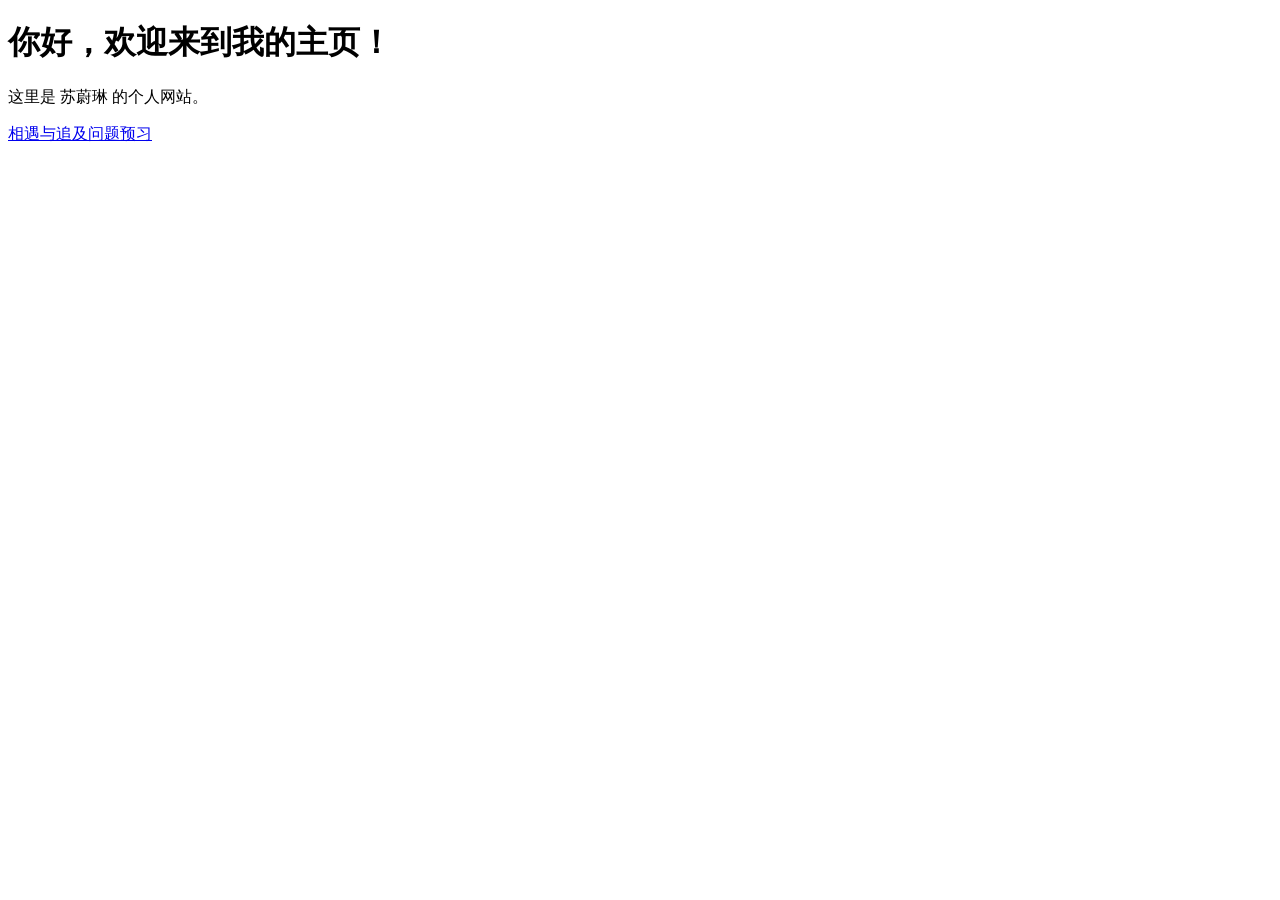
<file: index.html>
<!DOCTYPE html>
<html>
<head>
    <meta charset="UTF-8">
    <title>我的主页</title>
</head>
<body>
    <h1>你好，欢迎来到我的主页！</h1>
    <p>这里是 苏蔚琳 的个人网站。</p>
    <!-- 文件在子文件夹里 -->
<a href="相遇追及回顾/index.html" target="_blank">相遇与追及问题预习</a>
</body>
</html>
</file>
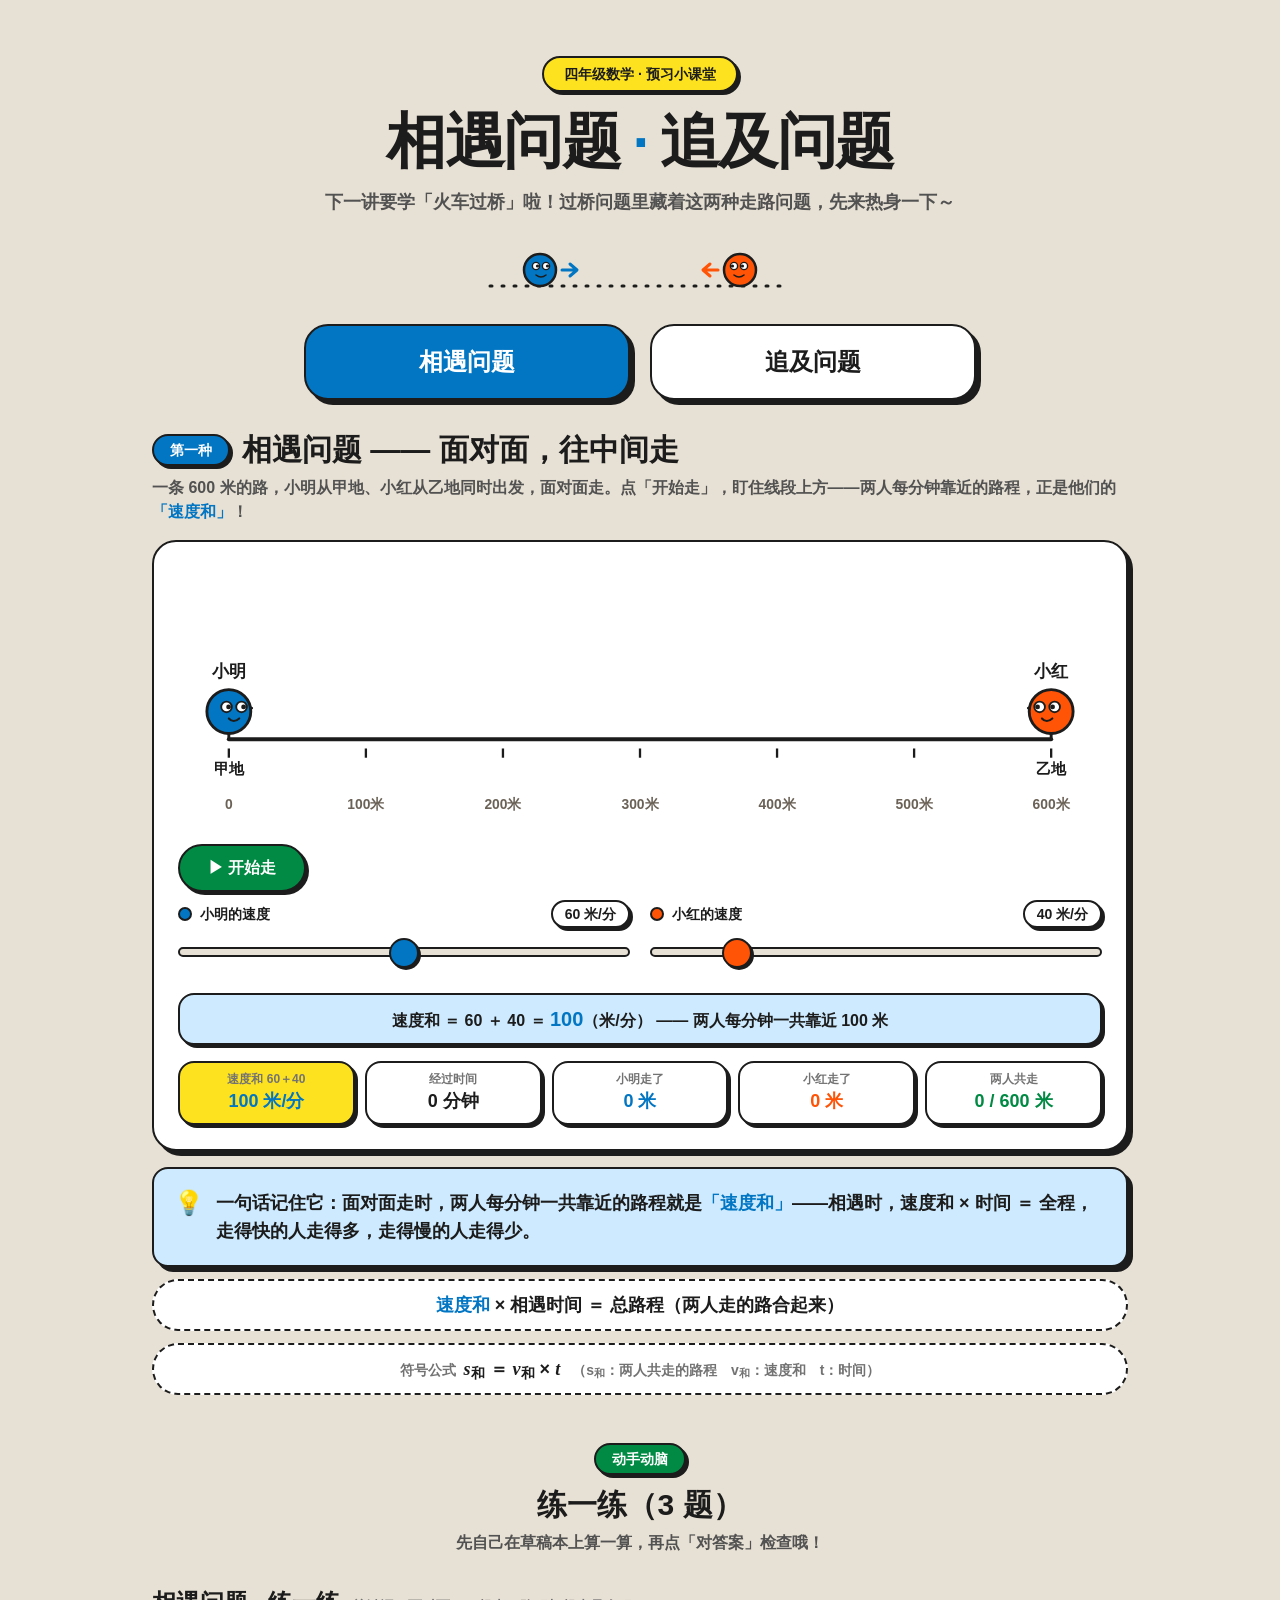
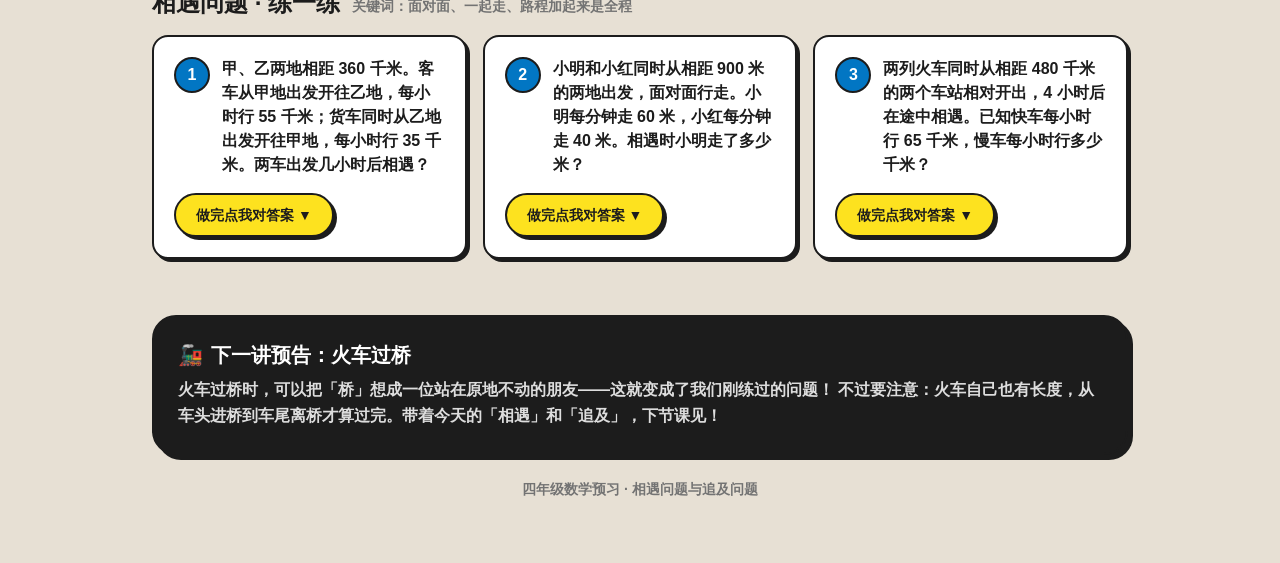
<file: 相遇追及回顾/index.html>
<!doctype html>
<html lang="en">
  <head>
    <meta charset="UTF-8" />
    <meta name="viewport" content="width=device-width, initial-scale=1.0, viewport-fit=cover" />
    <title>相遇与追及问题预习</title>
    <script type="module" crossorigin src="./assets/index-Dip2LnWB.js"></script>
    <link rel="stylesheet" crossorigin href="./assets/index-g42tN4n2.css">
  </head>
  <body>
    <div id="root"></div>
  </body>
</html>
</file>
<file: 相遇追及回顾/assets/index-g42tN4n2.css>
*,:before,:after{--tw-border-spacing-x: 0;--tw-border-spacing-y: 0;--tw-translate-x: 0;--tw-translate-y: 0;--tw-rotate: 0;--tw-skew-x: 0;--tw-skew-y: 0;--tw-scale-x: 1;--tw-scale-y: 1;--tw-pan-x: ;--tw-pan-y: ;--tw-pinch-zoom: ;--tw-scroll-snap-strictness: proximity;--tw-gradient-from-position: ;--tw-gradient-via-position: ;--tw-gradient-to-position: ;--tw-ordinal: ;--tw-slashed-zero: ;--tw-numeric-figure: ;--tw-numeric-spacing: ;--tw-numeric-fraction: ;--tw-ring-inset: ;--tw-ring-offset-width: 0px;--tw-ring-offset-color: #fff;--tw-ring-color: rgb(59 130 246 / .5);--tw-ring-offset-shadow: 0 0 #0000;--tw-ring-shadow: 0 0 #0000;--tw-shadow: 0 0 #0000;--tw-shadow-colored: 0 0 #0000;--tw-blur: ;--tw-brightness: ;--tw-contrast: ;--tw-grayscale: ;--tw-hue-rotate: ;--tw-invert: ;--tw-saturate: ;--tw-sepia: ;--tw-drop-shadow: ;--tw-backdrop-blur: ;--tw-backdrop-brightness: ;--tw-backdrop-contrast: ;--tw-backdrop-grayscale: ;--tw-backdrop-hue-rotate: ;--tw-backdrop-invert: ;--tw-backdrop-opacity: ;--tw-backdrop-saturate: ;--tw-backdrop-sepia: ;--tw-contain-size: ;--tw-contain-layout: ;--tw-contain-paint: ;--tw-contain-style: }::backdrop{--tw-border-spacing-x: 0;--tw-border-spacing-y: 0;--tw-translate-x: 0;--tw-translate-y: 0;--tw-rotate: 0;--tw-skew-x: 0;--tw-skew-y: 0;--tw-scale-x: 1;--tw-scale-y: 1;--tw-pan-x: ;--tw-pan-y: ;--tw-pinch-zoom: ;--tw-scroll-snap-strictness: proximity;--tw-gradient-from-position: ;--tw-gradient-via-position: ;--tw-gradient-to-position: ;--tw-ordinal: ;--tw-slashed-zero: ;--tw-numeric-figure: ;--tw-numeric-spacing: ;--tw-numeric-fraction: ;--tw-ring-inset: ;--tw-ring-offset-width: 0px;--tw-ring-offset-color: #fff;--tw-ring-color: rgb(59 130 246 / .5);--tw-ring-offset-shadow: 0 0 #0000;--tw-ring-shadow: 0 0 #0000;--tw-shadow: 0 0 #0000;--tw-shadow-colored: 0 0 #0000;--tw-blur: ;--tw-brightness: ;--tw-contrast: ;--tw-grayscale: ;--tw-hue-rotate: ;--tw-invert: ;--tw-saturate: ;--tw-sepia: ;--tw-drop-shadow: ;--tw-backdrop-blur: ;--tw-backdrop-brightness: ;--tw-backdrop-contrast: ;--tw-backdrop-grayscale: ;--tw-backdrop-hue-rotate: ;--tw-backdrop-invert: ;--tw-backdrop-opacity: ;--tw-backdrop-saturate: ;--tw-backdrop-sepia: ;--tw-contain-size: ;--tw-contain-layout: ;--tw-contain-paint: ;--tw-contain-style: }*,:before,:after{box-sizing:border-box;border-width:0;border-style:solid;border-color:#e5e7eb}:before,:after{--tw-content: ""}html,:host{line-height:1.5;-webkit-text-size-adjust:100%;-moz-tab-size:4;-o-tab-size:4;tab-size:4;font-family:ui-sans-serif,system-ui,sans-serif,"Apple Color Emoji","Segoe UI Emoji",Segoe UI Symbol,"Noto Color Emoji";font-feature-settings:normal;font-variation-settings:normal;-webkit-tap-highlight-color:transparent}body{margin:0;line-height:inherit}hr{height:0;color:inherit;border-top-width:1px}abbr:where([title]){-webkit-text-decoration:underline dotted;text-decoration:underline dotted}h1,h2,h3,h4,h5,h6{font-size:inherit;font-weight:inherit}a{color:inherit;text-decoration:inherit}b,strong{font-weight:bolder}code,kbd,samp,pre{font-family:ui-monospace,SFMono-Regular,Menlo,Monaco,Consolas,Liberation Mono,Courier New,monospace;font-feature-settings:normal;font-variation-settings:normal;font-size:1em}small{font-size:80%}sub,sup{font-size:75%;line-height:0;position:relative;vertical-align:baseline}sub{bottom:-.25em}sup{top:-.5em}table{text-indent:0;border-color:inherit;border-collapse:collapse}button,input,optgroup,select,textarea{font-family:inherit;font-feature-settings:inherit;font-variation-settings:inherit;font-size:100%;font-weight:inherit;line-height:inherit;letter-spacing:inherit;color:inherit;margin:0;padding:0}button,select{text-transform:none}button,input:where([type=button]),input:where([type=reset]),input:where([type=submit]){-webkit-appearance:button;background-color:transparent;background-image:none}:-moz-focusring{outline:auto}:-moz-ui-invalid{box-shadow:none}progress{vertical-align:baseline}::-webkit-inner-spin-button,::-webkit-outer-spin-button{height:auto}[type=search]{-webkit-appearance:textfield;outline-offset:-2px}::-webkit-search-decoration{-webkit-appearance:none}::-webkit-file-upload-button{-webkit-appearance:button;font:inherit}summary{display:list-item}blockquote,dl,dd,h1,h2,h3,h4,h5,h6,hr,figure,p,pre{margin:0}fieldset{margin:0;padding:0}legend{padding:0}ol,ul,menu{list-style:none;margin:0;padding:0}dialog{padding:0}textarea{resize:vertical}input::-moz-placeholder,textarea::-moz-placeholder{opacity:1;color:#9ca3af}input::placeholder,textarea::placeholder{opacity:1;color:#9ca3af}button,[role=button]{cursor:pointer}:disabled{cursor:default}img,svg,video,canvas,audio,iframe,embed,object{display:block;vertical-align:middle}img,video{max-width:100%;height:auto}[hidden]:where(:not([hidden=until-found])){display:none}:root{--background: 0 0% 100%;--foreground: 240 10% 3.9%;--card: 0 0% 100%;--card-foreground: 240 10% 3.9%;--popover: 0 0% 100%;--popover-foreground: 240 10% 3.9%;--primary: 240 5.9% 10%;--primary-foreground: 0 0% 98%;--secondary: 240 4.8% 95.9%;--secondary-foreground: 240 5.9% 10%;--muted: 240 4.8% 95.9%;--muted-foreground: 240 3.8% 46.1%;--accent: 240 4.8% 95.9%;--accent-foreground: 240 5.9% 10%;--destructive: 0 84.2% 60.2%;--destructive-foreground: 0 0% 98%;--border: 240 5.9% 90%;--input: 240 5.9% 90%;--ring: 240 5.9% 10%;--radius: .625rem;--sidebar-background: 0 0% 98%;--sidebar-foreground: 240 5.3% 26.1%;--sidebar-primary: 240 5.9% 10%;--sidebar-primary-foreground: 0 0% 98%;--sidebar-accent: 240 4.8% 95.9%;--sidebar-accent-foreground: 240 5.9% 10%;--sidebar-border: 220 13% 91%;--sidebar-ring: 217.2 91.2% 59.8%}.dark{--background: 240 10% 3.9%;--foreground: 0 0% 98%;--card: 240 10% 3.9%;--card-foreground: 0 0% 98%;--popover: 240 10% 3.9%;--popover-foreground: 0 0% 98%;--primary: 0 0% 98%;--primary-foreground: 240 5.9% 10%;--secondary: 240 3.7% 15.9%;--secondary-foreground: 0 0% 98%;--muted: 240 3.7% 15.9%;--muted-foreground: 240 5% 64.9%;--accent: 240 3.7% 15.9%;--accent-foreground: 0 0% 98%;--destructive: 0 62.8% 30.6%;--destructive-foreground: 0 0% 98%;--border: 240 3.7% 15.9%;--input: 240 3.7% 15.9%;--ring: 240 4.9% 83.9%;--sidebar-background: 240 5.9% 10%;--sidebar-foreground: 240 4.8% 95.9%;--sidebar-primary: 224.3 76.3% 48%;--sidebar-primary-foreground: 0 0% 100%;--sidebar-accent: 240 3.7% 15.9%;--sidebar-accent-foreground: 240 4.8% 95.9%;--sidebar-border: 240 3.7% 15.9%;--sidebar-ring: 217.2 91.2% 59.8%}*{border-color:hsl(var(--border))}body{background-color:hsl(var(--background));color:hsl(var(--foreground));font-family:-apple-system,BlinkMacSystemFont,PingFang SC,Hiragino Sans GB,Microsoft YaHei,Noto Sans SC,sans-serif;-webkit-font-smoothing:antialiased}.sr-only{position:absolute;width:1px;height:1px;padding:0;margin:-1px;overflow:hidden;clip:rect(0,0,0,0);white-space:nowrap;border-width:0}.pointer-events-none{pointer-events:none}.visible{visibility:visible}.invisible{visibility:hidden}.fixed{position:fixed}.absolute{position:absolute}.relative{position:relative}.inset-0{inset:0}.inset-x-0{left:0;right:0}.inset-y-0{top:0;bottom:0}.-bottom-12{bottom:-3rem}.-left-12{left:-3rem}.-right-12{right:-3rem}.-top-12{top:-3rem}.bottom-0{bottom:0}.left-0{left:0}.left-1\/2{left:50%}.left-2{left:.5rem}.left-\[50\%\]{left:50%}.right-0{right:0}.right-1{right:.25rem}.right-2{right:.5rem}.right-3{right:.75rem}.right-4{right:1rem}.top-0{top:0}.top-1\.5{top:.375rem}.top-1\/2{top:50%}.top-3\.5{top:.875rem}.top-4{top:1rem}.top-\[1px\]{top:1px}.top-\[50\%\]{top:50%}.top-\[60\%\]{top:60%}.top-full{top:100%}.isolate{isolation:isolate}.z-10{z-index:10}.z-20{z-index:20}.z-50{z-index:50}.z-\[1\]{z-index:1}.order-first{order:-9999}.order-last{order:9999}.col-start-2{grid-column-start:2}.row-span-2{grid-row:span 2 / span 2}.row-start-1{grid-row-start:1}.\!m-0{margin:0!important}.-mx-1{margin-left:-.25rem;margin-right:-.25rem}.-my-2{margin-top:-.5rem;margin-bottom:-.5rem}.mx-2{margin-left:.5rem;margin-right:.5rem}.mx-3\.5{margin-left:.875rem;margin-right:.875rem}.mx-auto{margin-left:auto;margin-right:auto}.my-0{margin-top:0;margin-bottom:0}.my-0\.5{margin-top:.125rem;margin-bottom:.125rem}.my-1{margin-top:.25rem;margin-bottom:.25rem}.-ml-4{margin-left:-1rem}.-mt-4{margin-top:-1rem}.mb-0\.5{margin-bottom:.125rem}.mb-2{margin-bottom:.5rem}.mb-3{margin-bottom:.75rem}.mb-4{margin-bottom:1rem}.mb-8{margin-bottom:2rem}.ml-1{margin-left:.25rem}.ml-3{margin-left:.75rem}.ml-4{margin-left:1rem}.ml-auto{margin-left:auto}.mr-2{margin-right:.5rem}.mt-0\.5{margin-top:.125rem}.mt-1{margin-top:.25rem}.mt-1\.5{margin-top:.375rem}.mt-12{margin-top:3rem}.mt-14{margin-top:3.5rem}.mt-2{margin-top:.5rem}.mt-3{margin-top:.75rem}.mt-4{margin-top:1rem}.mt-5{margin-top:1.25rem}.mt-6{margin-top:1.5rem}.mt-8{margin-top:2rem}.mt-auto{margin-top:auto}.line-clamp-1{overflow:hidden;display:-webkit-box;-webkit-box-orient:vertical;-webkit-line-clamp:1}.line-clamp-2{overflow:hidden;display:-webkit-box;-webkit-box-orient:vertical;-webkit-line-clamp:2}.block{display:block}.inline-block{display:inline-block}.flex{display:flex}.inline-flex{display:inline-flex}.table{display:table}.table-caption{display:table-caption}.table-cell{display:table-cell}.table-row{display:table-row}.grid{display:grid}.hidden{display:none}.aspect-square{aspect-ratio:1 / 1}.aspect-video{aspect-ratio:16 / 9}.size-10{width:2.5rem;height:2.5rem}.size-2{width:.5rem;height:.5rem}.size-2\.5{width:.625rem;height:.625rem}.size-3{width:.75rem;height:.75rem}.size-3\.5{width:.875rem;height:.875rem}.size-4{width:1rem;height:1rem}.size-6{width:1.5rem;height:1.5rem}.size-7{width:1.75rem;height:1.75rem}.size-8{width:2rem;height:2rem}.size-9{width:2.25rem;height:2.25rem}.size-auto{width:auto;height:auto}.size-full{width:100%;height:100%}.h-1\.5{height:.375rem}.h-10{height:2.5rem}.h-12{height:3rem}.h-2{height:.5rem}.h-2\.5{height:.625rem}.h-3\.5{height:.875rem}.h-4{height:1rem}.h-5{height:1.25rem}.h-6{height:1.5rem}.h-7{height:1.75rem}.h-8{height:2rem}.h-9{height:2.25rem}.h-\[1\.15rem\]{height:1.15rem}.h-\[calc\(100\%-1px\)\]{height:calc(100% - 1px)}.h-\[var\(--radix-navigation-menu-viewport-height\)\]{height:var(--radix-navigation-menu-viewport-height)}.h-\[var\(--radix-select-trigger-height\)\]{height:var(--radix-select-trigger-height)}.h-auto{height:auto}.h-full{height:100%}.h-px{height:1px}.h-svh{height:100svh}.max-h-\[300px\]{max-height:300px}.min-h-0{min-height:0px}.min-h-16{min-height:4rem}.min-h-4{min-height:1rem}.min-h-\[44px\]{min-height:44px}.min-h-\[48px\]{min-height:48px}.min-h-\[64px\]{min-height:64px}.min-h-screen{min-height:100vh}.min-h-svh{min-height:100svh}.w-0{width:0px}.w-1{width:.25rem}.w-2{width:.5rem}.w-2\.5{width:.625rem}.w-3{width:.75rem}.w-3\.5{width:.875rem}.w-3\/4{width:75%}.w-4{width:1rem}.w-5{width:1.25rem}.w-64{width:16rem}.w-72{width:18rem}.w-8{width:2rem}.w-9{width:2.25rem}.w-\[100px\]{width:100px}.w-auto{width:auto}.w-fit{width:-moz-fit-content;width:fit-content}.w-full{width:100%}.w-max{width:-moz-max-content;width:max-content}.w-px{width:1px}.min-w-0{min-width:0px}.min-w-10{min-width:2.5rem}.min-w-5{min-width:1.25rem}.min-w-8{min-width:2rem}.min-w-9{min-width:2.25rem}.min-w-\[12rem\]{min-width:12rem}.min-w-\[220px\]{min-width:220px}.min-w-\[8rem\]{min-width:8rem}.min-w-\[var\(--radix-select-trigger-width\)\]{min-width:var(--radix-select-trigger-width)}.max-w-2xl{max-width:42rem}.max-w-5xl{max-width:64rem}.max-w-\[calc\(100\%-2rem\)\]{max-width:calc(100% - 2rem)}.max-w-max{max-width:-moz-max-content;max-width:max-content}.max-w-sm{max-width:24rem}.flex-1{flex:1 1 0%}.shrink-0{flex-shrink:0}.grow{flex-grow:1}.grow-0{flex-grow:0}.basis-full{flex-basis:100%}.caption-bottom{caption-side:bottom}.border-collapse{border-collapse:collapse}.-translate-x-1\/2{--tw-translate-x: -50%;transform:translate(var(--tw-translate-x),var(--tw-translate-y)) rotate(var(--tw-rotate)) skew(var(--tw-skew-x)) skewY(var(--tw-skew-y)) scaleX(var(--tw-scale-x)) scaleY(var(--tw-scale-y))}.-translate-x-px{--tw-translate-x: -1px;transform:translate(var(--tw-translate-x),var(--tw-translate-y)) rotate(var(--tw-rotate)) skew(var(--tw-skew-x)) skewY(var(--tw-skew-y)) scaleX(var(--tw-scale-x)) scaleY(var(--tw-scale-y))}.-translate-y-1\/2{--tw-translate-y: -50%;transform:translate(var(--tw-translate-x),var(--tw-translate-y)) rotate(var(--tw-rotate)) skew(var(--tw-skew-x)) skewY(var(--tw-skew-y)) scaleX(var(--tw-scale-x)) scaleY(var(--tw-scale-y))}.translate-x-\[-50\%\]{--tw-translate-x: -50%;transform:translate(var(--tw-translate-x),var(--tw-translate-y)) rotate(var(--tw-rotate)) skew(var(--tw-skew-x)) skewY(var(--tw-skew-y)) scaleX(var(--tw-scale-x)) scaleY(var(--tw-scale-y))}.translate-x-px{--tw-translate-x: 1px;transform:translate(var(--tw-translate-x),var(--tw-translate-y)) rotate(var(--tw-rotate)) skew(var(--tw-skew-x)) skewY(var(--tw-skew-y)) scaleX(var(--tw-scale-x)) scaleY(var(--tw-scale-y))}.translate-y-0\.5{--tw-translate-y: .125rem;transform:translate(var(--tw-translate-x),var(--tw-translate-y)) rotate(var(--tw-rotate)) skew(var(--tw-skew-x)) skewY(var(--tw-skew-y)) scaleX(var(--tw-scale-x)) scaleY(var(--tw-scale-y))}.translate-y-\[-50\%\]{--tw-translate-y: -50%;transform:translate(var(--tw-translate-x),var(--tw-translate-y)) rotate(var(--tw-rotate)) skew(var(--tw-skew-x)) skewY(var(--tw-skew-y)) scaleX(var(--tw-scale-x)) scaleY(var(--tw-scale-y))}.translate-y-\[calc\(-50\%_-_2px\)\]{--tw-translate-y: calc(-50% - 2px) ;transform:translate(var(--tw-translate-x),var(--tw-translate-y)) rotate(var(--tw-rotate)) skew(var(--tw-skew-x)) skewY(var(--tw-skew-y)) scaleX(var(--tw-scale-x)) scaleY(var(--tw-scale-y))}.rotate-45{--tw-rotate: 45deg;transform:translate(var(--tw-translate-x),var(--tw-translate-y)) rotate(var(--tw-rotate)) skew(var(--tw-skew-x)) skewY(var(--tw-skew-y)) scaleX(var(--tw-scale-x)) scaleY(var(--tw-scale-y))}.rotate-90{--tw-rotate: 90deg;transform:translate(var(--tw-translate-x),var(--tw-translate-y)) rotate(var(--tw-rotate)) skew(var(--tw-skew-x)) skewY(var(--tw-skew-y)) scaleX(var(--tw-scale-x)) scaleY(var(--tw-scale-y))}.transform{transform:translate(var(--tw-translate-x),var(--tw-translate-y)) rotate(var(--tw-rotate)) skew(var(--tw-skew-x)) skewY(var(--tw-skew-y)) scaleX(var(--tw-scale-x)) scaleY(var(--tw-scale-y))}@keyframes caret-blink{0%,70%,to{opacity:1}20%,50%{opacity:0}}.animate-caret-blink{animation:caret-blink 1.25s ease-out infinite}@keyframes pulse{50%{opacity:.5}}.animate-pulse{animation:pulse 2s cubic-bezier(.4,0,.6,1) infinite}@keyframes spin{to{transform:rotate(360deg)}}.animate-spin{animation:spin 1s linear infinite}.cursor-default{cursor:default}.cursor-text{cursor:text}.touch-none{touch-action:none}.select-none{-webkit-user-select:none;-moz-user-select:none;user-select:none}.resize-none{resize:none}.scroll-my-1{scroll-margin-top:.25rem;scroll-margin-bottom:.25rem}.scroll-mt-4{scroll-margin-top:1rem}.scroll-py-1{scroll-padding-top:.25rem;scroll-padding-bottom:.25rem}.list-disc{list-style-type:disc}.list-none{list-style-type:none}.auto-rows-min{grid-auto-rows:min-content}.grid-cols-2{grid-template-columns:repeat(2,minmax(0,1fr))}.grid-cols-\[0_1fr\]{grid-template-columns:0 1fr}.grid-rows-\[auto_auto\]{grid-template-rows:auto auto}.flex-row{flex-direction:row}.flex-col{flex-direction:column}.flex-col-reverse{flex-direction:column-reverse}.flex-wrap{flex-wrap:wrap}.place-content-center{place-content:center}.items-start{align-items:flex-start}.items-end{align-items:flex-end}.items-center{align-items:center}.items-baseline{align-items:baseline}.items-stretch{align-items:stretch}.justify-start{justify-content:flex-start}.justify-center{justify-content:center}.justify-between{justify-content:space-between}.justify-items-start{justify-items:start}.gap-0\.5{gap:.125rem}.gap-1{gap:.25rem}.gap-1\.5{gap:.375rem}.gap-2{gap:.5rem}.gap-2\.5{gap:.625rem}.gap-3{gap:.75rem}.gap-4{gap:1rem}.gap-6{gap:1.5rem}.gap-7{gap:1.75rem}.gap-\[--spacing\(var\(--gap\)\)\]{gap:var(--spacing(var(--gap)))}.gap-y-0\.5{row-gap:.125rem}.space-y-1\.5>:not([hidden])~:not([hidden]){--tw-space-y-reverse: 0;margin-top:calc(.375rem * calc(1 - var(--tw-space-y-reverse)));margin-bottom:calc(.375rem * var(--tw-space-y-reverse))}.self-start{align-self:flex-start}.self-stretch{align-self:stretch}.justify-self-end{justify-self:end}.overflow-auto{overflow:auto}.overflow-hidden{overflow:hidden}.overflow-x-auto{overflow-x:auto}.overflow-y-auto{overflow-y:auto}.overflow-x-hidden{overflow-x:hidden}.whitespace-nowrap{white-space:nowrap}.text-balance{text-wrap:balance}.break-words{overflow-wrap:break-word}.rounded-2xl{border-radius:1rem}.rounded-3xl{border-radius:1.5rem}.rounded-\[2px\]{border-radius:2px}.rounded-\[4px\]{border-radius:4px}.rounded-\[calc\(var\(--radius\)-5px\)\]{border-radius:calc(var(--radius) - 5px)}.rounded-\[inherit\]{border-radius:inherit}.rounded-full{border-radius:9999px}.rounded-lg{border-radius:var(--radius)}.rounded-md{border-radius:calc(var(--radius) - 2px)}.rounded-none{border-radius:0}.rounded-sm{border-radius:calc(var(--radius) - 4px)}.rounded-xl{border-radius:calc(var(--radius) + 4px)}.rounded-xs{border-radius:calc(var(--radius) - 6px)}.rounded-l-md{border-top-left-radius:calc(var(--radius) - 2px);border-bottom-left-radius:calc(var(--radius) - 2px)}.rounded-r-md{border-top-right-radius:calc(var(--radius) - 2px);border-bottom-right-radius:calc(var(--radius) - 2px)}.rounded-tl-sm{border-top-left-radius:calc(var(--radius) - 4px)}.border{border-width:1px}.border-0{border-width:0px}.border-2{border-width:2px}.border-\[1\.5px\]{border-width:1.5px}.border-y{border-top-width:1px;border-bottom-width:1px}.border-b{border-bottom-width:1px}.border-l{border-left-width:1px}.border-r{border-right-width:1px}.border-t{border-top-width:1px}.border-dashed{border-style:dashed}.border-\[\#1c1c1c\]{--tw-border-opacity: 1;border-color:rgb(28 28 28 / var(--tw-border-opacity, 1))}.border-border{border-color:hsl(var(--border))}.border-border\/50{border-color:hsl(var(--border) / .5)}.border-input{border-color:hsl(var(--input))}.border-primary{border-color:hsl(var(--primary))}.border-sidebar-border{border-color:hsl(var(--sidebar-border))}.border-transparent{border-color:transparent}.border-l-transparent{border-left-color:transparent}.border-t-transparent{border-top-color:transparent}.bg-\[\#008a43\]{--tw-bg-opacity: 1;background-color:rgb(0 138 67 / var(--tw-bg-opacity, 1))}.bg-\[\#1c1c1c\]{--tw-bg-opacity: 1;background-color:rgb(28 28 28 / var(--tw-bg-opacity, 1))}.bg-\[\#fde21f\]{--tw-bg-opacity: 1;background-color:rgb(253 226 31 / var(--tw-bg-opacity, 1))}.bg-\[\#fff8e1\]{--tw-bg-opacity: 1;background-color:rgb(255 248 225 / var(--tw-bg-opacity, 1))}.bg-accent{background-color:hsl(var(--accent))}.bg-background{background-color:hsl(var(--background))}.bg-black\/50{background-color:#00000080}.bg-border{background-color:hsl(var(--border))}.bg-card{background-color:hsl(var(--card))}.bg-destructive{--tw-bg-opacity: 1;background-color:hsl(var(--destructive) / var(--tw-bg-opacity, 1))}.bg-foreground{background-color:hsl(var(--foreground))}.bg-input{background-color:hsl(var(--input))}.bg-muted{background-color:hsl(var(--muted))}.bg-muted\/50{background-color:hsl(var(--muted) / .5)}.bg-popover{background-color:hsl(var(--popover))}.bg-primary{background-color:hsl(var(--primary))}.bg-primary\/20{background-color:hsl(var(--primary) / .2)}.bg-secondary{background-color:hsl(var(--secondary))}.bg-sidebar{background-color:hsl(var(--sidebar-background))}.bg-sidebar-border{background-color:hsl(var(--sidebar-border))}.bg-transparent{background-color:transparent}.bg-white{--tw-bg-opacity: 1;background-color:rgb(255 255 255 / var(--tw-bg-opacity, 1))}.fill-current{fill:currentColor}.fill-foreground{fill:hsl(var(--foreground))}.fill-primary{fill:hsl(var(--primary))}.p-0{padding:0}.p-1{padding:.25rem}.p-2{padding:.5rem}.p-3{padding:.75rem}.p-4{padding:1rem}.p-5{padding:1.25rem}.p-6{padding:1.5rem}.p-\[3px\]{padding:3px}.p-px{padding:1px}.px-1{padding-left:.25rem;padding-right:.25rem}.px-1\.5{padding-left:.375rem;padding-right:.375rem}.px-2{padding-left:.5rem;padding-right:.5rem}.px-2\.5{padding-left:.625rem;padding-right:.625rem}.px-3{padding-left:.75rem;padding-right:.75rem}.px-4{padding-left:1rem;padding-right:1rem}.px-5{padding-left:1.25rem;padding-right:1.25rem}.px-6{padding-left:1.5rem;padding-right:1.5rem}.px-7{padding-left:1.75rem;padding-right:1.75rem}.py-0\.5{padding-top:.125rem;padding-bottom:.125rem}.py-1{padding-top:.25rem;padding-bottom:.25rem}.py-1\.5{padding-top:.375rem;padding-bottom:.375rem}.py-2{padding-top:.5rem;padding-bottom:.5rem}.py-2\.5{padding-top:.625rem;padding-bottom:.625rem}.py-3{padding-top:.75rem;padding-bottom:.75rem}.py-4{padding-top:1rem;padding-bottom:1rem}.py-6{padding-top:1.5rem;padding-bottom:1.5rem}.pb-16{padding-bottom:4rem}.pb-3{padding-bottom:.75rem}.pb-4{padding-bottom:1rem}.pb-6{padding-bottom:1.5rem}.pl-2{padding-left:.5rem}.pl-3{padding-left:.75rem}.pl-4{padding-left:1rem}.pl-8{padding-left:2rem}.pr-1{padding-right:.25rem}.pr-2{padding-right:.5rem}.pr-2\.5{padding-right:.625rem}.pr-3{padding-right:.75rem}.pr-8{padding-right:2rem}.pt-0{padding-top:0}.pt-10{padding-top:2.5rem}.pt-3{padding-top:.75rem}.pt-4{padding-top:1rem}.text-left{text-align:left}.text-center{text-align:center}.align-middle{vertical-align:middle}.font-mono{font-family:ui-monospace,SFMono-Regular,Menlo,Monaco,Consolas,Liberation Mono,Courier New,monospace}.font-sans{font-family:ui-sans-serif,system-ui,sans-serif,"Apple Color Emoji","Segoe UI Emoji",Segoe UI Symbol,"Noto Color Emoji"}.font-serif{font-family:ui-serif,Georgia,Cambria,Times New Roman,Times,serif}.text-2xl{font-size:1.5rem;line-height:2rem}.text-4xl{font-size:2.25rem;line-height:2.5rem}.text-\[0\.8rem\]{font-size:.8rem}.text-\[15px\]{font-size:15px}.text-base{font-size:1rem;line-height:1.5rem}.text-lg{font-size:1.125rem;line-height:1.75rem}.text-sm{font-size:.875rem;line-height:1.25rem}.text-sm\/relaxed{font-size:.875rem;line-height:1.625}.text-xl{font-size:1.25rem;line-height:1.75rem}.text-xs{font-size:.75rem;line-height:1rem}.font-black{font-weight:900}.font-bold{font-weight:700}.font-extrabold{font-weight:800}.font-medium{font-weight:500}.font-normal{font-weight:400}.font-semibold{font-weight:600}.italic{font-style:italic}.tabular-nums{--tw-numeric-spacing: tabular-nums;font-variant-numeric:var(--tw-ordinal) var(--tw-slashed-zero) var(--tw-numeric-figure) var(--tw-numeric-spacing) var(--tw-numeric-fraction)}.leading-none{line-height:1}.leading-normal{line-height:1.5}.leading-relaxed{line-height:1.625}.leading-snug{line-height:1.375}.leading-tight{line-height:1.25}.tracking-tight{letter-spacing:-.025em}.tracking-widest{letter-spacing:.1em}.text-\[\#0276c3\]{--tw-text-opacity: 1;color:rgb(2 118 195 / var(--tw-text-opacity, 1))}.text-accent-foreground{color:hsl(var(--accent-foreground))}.text-background{color:hsl(var(--background))}.text-card-foreground{color:hsl(var(--card-foreground))}.text-current{color:currentColor}.text-destructive{--tw-text-opacity: 1;color:hsl(var(--destructive) / var(--tw-text-opacity, 1))}.text-foreground{color:hsl(var(--foreground))}.text-muted-foreground{color:hsl(var(--muted-foreground))}.text-neutral-500{--tw-text-opacity: 1;color:rgb(115 115 115 / var(--tw-text-opacity, 1))}.text-neutral-600{--tw-text-opacity: 1;color:rgb(82 82 82 / var(--tw-text-opacity, 1))}.text-popover-foreground{color:hsl(var(--popover-foreground))}.text-primary{color:hsl(var(--primary))}.text-primary-foreground{color:hsl(var(--primary-foreground))}.text-secondary-foreground{color:hsl(var(--secondary-foreground))}.text-sidebar-foreground{color:hsl(var(--sidebar-foreground))}.text-sidebar-foreground\/70{color:hsl(var(--sidebar-foreground) / .7)}.text-white{--tw-text-opacity: 1;color:rgb(255 255 255 / var(--tw-text-opacity, 1))}.text-white\/85{color:#ffffffd9}.underline-offset-4{text-underline-offset:4px}.opacity-0{opacity:0}.opacity-50{opacity:.5}.opacity-70{opacity:.7}.shadow{--tw-shadow: 0 1px 3px 0 rgb(0 0 0 / .1), 0 1px 2px -1px rgb(0 0 0 / .1);--tw-shadow-colored: 0 1px 3px 0 var(--tw-shadow-color), 0 1px 2px -1px var(--tw-shadow-color);box-shadow:var(--tw-ring-offset-shadow, 0 0 #0000),var(--tw-ring-shadow, 0 0 #0000),var(--tw-shadow)}.shadow-\[0_0_0_1px_hsl\(var\(--sidebar-border\)\)\]{--tw-shadow: 0 0 0 1px hsl(var(--sidebar-border));--tw-shadow-colored: 0 0 0 1px var(--tw-shadow-color);box-shadow:var(--tw-ring-offset-shadow, 0 0 #0000),var(--tw-ring-shadow, 0 0 #0000),var(--tw-shadow)}.shadow-lg{--tw-shadow: 0 10px 15px -3px rgb(0 0 0 / .1), 0 4px 6px -4px rgb(0 0 0 / .1);--tw-shadow-colored: 0 10px 15px -3px var(--tw-shadow-color), 0 4px 6px -4px var(--tw-shadow-color);box-shadow:var(--tw-ring-offset-shadow, 0 0 #0000),var(--tw-ring-shadow, 0 0 #0000),var(--tw-shadow)}.shadow-md{--tw-shadow: 0 4px 6px -1px rgb(0 0 0 / .1), 0 2px 4px -2px rgb(0 0 0 / .1);--tw-shadow-colored: 0 4px 6px -1px var(--tw-shadow-color), 0 2px 4px -2px var(--tw-shadow-color);box-shadow:var(--tw-ring-offset-shadow, 0 0 #0000),var(--tw-ring-shadow, 0 0 #0000),var(--tw-shadow)}.shadow-none{--tw-shadow: 0 0 #0000;--tw-shadow-colored: 0 0 #0000;box-shadow:var(--tw-ring-offset-shadow, 0 0 #0000),var(--tw-ring-shadow, 0 0 #0000),var(--tw-shadow)}.shadow-sm{--tw-shadow: 0 1px 2px 0 rgb(0 0 0 / .05);--tw-shadow-colored: 0 1px 2px 0 var(--tw-shadow-color);box-shadow:var(--tw-ring-offset-shadow, 0 0 #0000),var(--tw-ring-shadow, 0 0 #0000),var(--tw-shadow)}.shadow-xl{--tw-shadow: 0 20px 25px -5px rgb(0 0 0 / .1), 0 8px 10px -6px rgb(0 0 0 / .1);--tw-shadow-colored: 0 20px 25px -5px var(--tw-shadow-color), 0 8px 10px -6px var(--tw-shadow-color);box-shadow:var(--tw-ring-offset-shadow, 0 0 #0000),var(--tw-ring-shadow, 0 0 #0000),var(--tw-shadow)}.shadow-xs{--tw-shadow: 0 1px 2px 0 rgb(0 0 0 / .05);--tw-shadow-colored: 0 1px 2px 0 var(--tw-shadow-color);box-shadow:var(--tw-ring-offset-shadow, 0 0 #0000),var(--tw-ring-shadow, 0 0 #0000),var(--tw-shadow)}.outline-none{outline:2px solid transparent;outline-offset:2px}.outline{outline-style:solid}.ring-0{--tw-ring-offset-shadow: var(--tw-ring-inset) 0 0 0 var(--tw-ring-offset-width) var(--tw-ring-offset-color);--tw-ring-shadow: var(--tw-ring-inset) 0 0 0 calc(0px + var(--tw-ring-offset-width)) var(--tw-ring-color);box-shadow:var(--tw-ring-offset-shadow),var(--tw-ring-shadow),var(--tw-shadow, 0 0 #0000)}.ring-ring\/50{--tw-ring-color: hsl(var(--ring) / .5)}.ring-sidebar-ring{--tw-ring-color: hsl(var(--sidebar-ring))}.ring-offset-background{--tw-ring-offset-color: hsl(var(--background))}.filter{filter:var(--tw-blur) var(--tw-brightness) var(--tw-contrast) var(--tw-grayscale) var(--tw-hue-rotate) var(--tw-invert) var(--tw-saturate) var(--tw-sepia) var(--tw-drop-shadow)}.transition{transition-property:color,background-color,border-color,text-decoration-color,fill,stroke,opacity,box-shadow,transform,filter,backdrop-filter;transition-timing-function:cubic-bezier(.4,0,.2,1);transition-duration:.15s}.transition-\[color\,box-shadow\]{transition-property:color,box-shadow;transition-timing-function:cubic-bezier(.4,0,.2,1);transition-duration:.15s}.transition-\[left\,right\,width\]{transition-property:left,right,width;transition-timing-function:cubic-bezier(.4,0,.2,1);transition-duration:.15s}.transition-\[margin\,opacity\]{transition-property:margin,opacity;transition-timing-function:cubic-bezier(.4,0,.2,1);transition-duration:.15s}.transition-\[width\,height\,padding\]{transition-property:width,height,padding;transition-timing-function:cubic-bezier(.4,0,.2,1);transition-duration:.15s}.transition-\[width\]{transition-property:width;transition-timing-function:cubic-bezier(.4,0,.2,1);transition-duration:.15s}.transition-all{transition-property:all;transition-timing-function:cubic-bezier(.4,0,.2,1);transition-duration:.15s}.transition-colors{transition-property:color,background-color,border-color,text-decoration-color,fill,stroke;transition-timing-function:cubic-bezier(.4,0,.2,1);transition-duration:.15s}.transition-none{transition-property:none}.transition-opacity{transition-property:opacity;transition-timing-function:cubic-bezier(.4,0,.2,1);transition-duration:.15s}.transition-shadow{transition-property:box-shadow;transition-timing-function:cubic-bezier(.4,0,.2,1);transition-duration:.15s}.transition-transform{transition-property:transform;transition-timing-function:cubic-bezier(.4,0,.2,1);transition-duration:.15s}.duration-100{transition-duration:.1s}.duration-1000{transition-duration:1s}.duration-200{transition-duration:.2s}.duration-300{transition-duration:.3s}.ease-in-out{transition-timing-function:cubic-bezier(.4,0,.2,1)}.ease-linear{transition-timing-function:linear}@keyframes enter{0%{opacity:var(--tw-enter-opacity, 1);transform:translate3d(var(--tw-enter-translate-x, 0),var(--tw-enter-translate-y, 0),0) scale3d(var(--tw-enter-scale, 1),var(--tw-enter-scale, 1),var(--tw-enter-scale, 1)) rotate(var(--tw-enter-rotate, 0))}}@keyframes exit{to{opacity:var(--tw-exit-opacity, 1);transform:translate3d(var(--tw-exit-translate-x, 0),var(--tw-exit-translate-y, 0),0) scale3d(var(--tw-exit-scale, 1),var(--tw-exit-scale, 1),var(--tw-exit-scale, 1)) rotate(var(--tw-exit-rotate, 0))}}.animate-in{animation-name:enter;animation-duration:.15s;--tw-enter-opacity: initial;--tw-enter-scale: initial;--tw-enter-rotate: initial;--tw-enter-translate-x: initial;--tw-enter-translate-y: initial}.fade-in-0{--tw-enter-opacity: 0}.zoom-in-95{--tw-enter-scale: .95}.duration-100{animation-duration:.1s}.duration-1000{animation-duration:1s}.duration-200{animation-duration:.2s}.duration-300{animation-duration:.3s}.ease-in-out{animation-timing-function:cubic-bezier(.4,0,.2,1)}.ease-linear{animation-timing-function:linear}.\!running{animation-play-state:running!important}.running{animation-play-state:running}.\[--cell-size\:--spacing\(8\)\]{--cell-size: var(--spacing(8))}.sticker{border:2px solid #1c1c1c;box-shadow:5px 5px #1c1c1c}.sticker-sm{border:2px solid #1c1c1c;box-shadow:3px 3px #1c1c1c}.press{transition:transform .12s ease,box-shadow .12s ease,background-color .2s ease}.press:active{transform:translate(3px,3px);box-shadow:1px 1px #1c1c1c}input[type=range].big-slider{-webkit-appearance:none;-moz-appearance:none;appearance:none;width:100%;height:44px;background:transparent;cursor:pointer}input[type=range].big-slider::-webkit-slider-runnable-track{height:10px;border-radius:999px;background:#e7e0d4;border:2px solid #1c1c1c}input[type=range].big-slider::-webkit-slider-thumb{-webkit-appearance:none;appearance:none;margin-top:-11px;width:30px;height:30px;border-radius:999px;background:var(--thumb-color, #0276c3);border:2px solid #1c1c1c;box-shadow:2px 2px #1c1c1c}input[type=range].big-slider::-moz-range-track{height:10px;border-radius:999px;background:#e7e0d4;border:2px solid #1c1c1c}input[type=range].big-slider::-moz-range-thumb{width:28px;height:28px;border-radius:999px;background:var(--thumb-color, #0276c3);border:2px solid #1c1c1c;box-shadow:2px 2px #1c1c1c}@keyframes idle-bounce{0%,to{transform:translateY(0)}50%{transform:translateY(-6px)}}.idle-bounce{animation:idle-bounce 1.6s ease-in-out infinite}@keyframes pop-star{0%{transform:scale(0) rotate(-30deg);opacity:0}70%{transform:scale(1.25) rotate(8deg);opacity:1}to{transform:scale(1) rotate(0);opacity:1}}.pop-star{transform-origin:center;transform-box:fill-box;animation:pop-star .5s cubic-bezier(.34,1.56,.64,1) both}@keyframes unfold{0%{opacity:0;transform:translateY(-6px)}to{opacity:1;transform:translateY(0)}}.unfold{animation:unfold .26s ease-out both}.selection\:bg-primary *::-moz-selection{background-color:hsl(var(--primary))}.selection\:bg-primary *::selection{background-color:hsl(var(--primary))}.selection\:text-primary-foreground *::-moz-selection{color:hsl(var(--primary-foreground))}.selection\:text-primary-foreground *::selection{color:hsl(var(--primary-foreground))}.selection\:bg-primary::-moz-selection{background-color:hsl(var(--primary))}.selection\:bg-primary::selection{background-color:hsl(var(--primary))}.selection\:text-primary-foreground::-moz-selection{color:hsl(var(--primary-foreground))}.selection\:text-primary-foreground::selection{color:hsl(var(--primary-foreground))}.file\:inline-flex::file-selector-button{display:inline-flex}.file\:h-7::file-selector-button{height:1.75rem}.file\:border-0::file-selector-button{border-width:0px}.file\:bg-transparent::file-selector-button{background-color:transparent}.file\:text-sm::file-selector-button{font-size:.875rem;line-height:1.25rem}.file\:font-medium::file-selector-button{font-weight:500}.file\:text-foreground::file-selector-button{color:hsl(var(--foreground))}.placeholder\:text-muted-foreground::-moz-placeholder{color:hsl(var(--muted-foreground))}.placeholder\:text-muted-foreground::placeholder{color:hsl(var(--muted-foreground))}.after\:absolute:after{content:var(--tw-content);position:absolute}.after\:-inset-2:after{content:var(--tw-content);inset:-.5rem}.after\:inset-y-0:after{content:var(--tw-content);top:0;bottom:0}.after\:left-1\/2:after{content:var(--tw-content);left:50%}.after\:w-1:after{content:var(--tw-content);width:.25rem}.after\:w-\[2px\]:after{content:var(--tw-content);width:2px}.after\:-translate-x-1\/2:after{content:var(--tw-content);--tw-translate-x: -50%;transform:translate(var(--tw-translate-x),var(--tw-translate-y)) rotate(var(--tw-rotate)) skew(var(--tw-skew-x)) skewY(var(--tw-skew-y)) scaleX(var(--tw-scale-x)) scaleY(var(--tw-scale-y))}.first\:rounded-l-md:first-child{border-top-left-radius:calc(var(--radius) - 2px);border-bottom-left-radius:calc(var(--radius) - 2px)}.first\:border-l:first-child{border-left-width:1px}.last\:mt-0:last-child{margin-top:0}.last\:rounded-r-md:last-child{border-top-right-radius:calc(var(--radius) - 2px);border-bottom-right-radius:calc(var(--radius) - 2px)}.last\:border-b-0:last-child{border-bottom-width:0px}.hover\:bg-accent:hover{background-color:hsl(var(--accent))}.hover\:bg-destructive\/90:hover{background-color:hsl(var(--destructive) / .9)}.hover\:bg-muted:hover{background-color:hsl(var(--muted))}.hover\:bg-muted\/50:hover{background-color:hsl(var(--muted) / .5)}.hover\:bg-primary\/90:hover{background-color:hsl(var(--primary) / .9)}.hover\:bg-secondary\/80:hover{background-color:hsl(var(--secondary) / .8)}.hover\:bg-sidebar-accent:hover{background-color:hsl(var(--sidebar-accent))}.hover\:text-accent-foreground:hover{color:hsl(var(--accent-foreground))}.hover\:text-foreground:hover{color:hsl(var(--foreground))}.hover\:text-muted-foreground:hover{color:hsl(var(--muted-foreground))}.hover\:text-sidebar-accent-foreground:hover{color:hsl(var(--sidebar-accent-foreground))}.hover\:underline:hover{text-decoration-line:underline}.hover\:opacity-100:hover{opacity:1}.hover\:shadow-\[0_0_0_1px_hsl\(var\(--sidebar-accent\)\)\]:hover{--tw-shadow: 0 0 0 1px hsl(var(--sidebar-accent));--tw-shadow-colored: 0 0 0 1px var(--tw-shadow-color);box-shadow:var(--tw-ring-offset-shadow, 0 0 #0000),var(--tw-ring-shadow, 0 0 #0000),var(--tw-shadow)}.hover\:ring-4:hover{--tw-ring-offset-shadow: var(--tw-ring-inset) 0 0 0 var(--tw-ring-offset-width) var(--tw-ring-offset-color);--tw-ring-shadow: var(--tw-ring-inset) 0 0 0 calc(4px + var(--tw-ring-offset-width)) var(--tw-ring-color);box-shadow:var(--tw-ring-offset-shadow),var(--tw-ring-shadow),var(--tw-shadow, 0 0 #0000)}.hover\:after\:bg-sidebar-border:hover:after{content:var(--tw-content);background-color:hsl(var(--sidebar-border))}.focus\:z-10:focus{z-index:10}.focus\:bg-accent:focus{background-color:hsl(var(--accent))}.focus\:text-accent-foreground:focus{color:hsl(var(--accent-foreground))}.focus\:ring-2:focus{--tw-ring-offset-shadow: var(--tw-ring-inset) 0 0 0 var(--tw-ring-offset-width) var(--tw-ring-offset-color);--tw-ring-shadow: var(--tw-ring-inset) 0 0 0 calc(2px + var(--tw-ring-offset-width)) var(--tw-ring-color);box-shadow:var(--tw-ring-offset-shadow),var(--tw-ring-shadow),var(--tw-shadow, 0 0 #0000)}.focus\:ring-ring:focus{--tw-ring-color: hsl(var(--ring))}.focus\:ring-offset-2:focus{--tw-ring-offset-width: 2px}.focus-visible\:z-10:focus-visible{z-index:10}.focus-visible\:border-ring:focus-visible{border-color:hsl(var(--ring))}.focus-visible\:outline-1:focus-visible{outline-width:1px}.focus-visible\:outline-ring:focus-visible{outline-color:hsl(var(--ring))}.focus-visible\:ring-0:focus-visible{--tw-ring-offset-shadow: var(--tw-ring-inset) 0 0 0 var(--tw-ring-offset-width) var(--tw-ring-offset-color);--tw-ring-shadow: var(--tw-ring-inset) 0 0 0 calc(0px + var(--tw-ring-offset-width)) var(--tw-ring-color);box-shadow:var(--tw-ring-offset-shadow),var(--tw-ring-shadow),var(--tw-shadow, 0 0 #0000)}.focus-visible\:ring-1:focus-visible{--tw-ring-offset-shadow: var(--tw-ring-inset) 0 0 0 var(--tw-ring-offset-width) var(--tw-ring-offset-color);--tw-ring-shadow: var(--tw-ring-inset) 0 0 0 calc(1px + var(--tw-ring-offset-width)) var(--tw-ring-color);box-shadow:var(--tw-ring-offset-shadow),var(--tw-ring-shadow),var(--tw-shadow, 0 0 #0000)}.focus-visible\:ring-2:focus-visible{--tw-ring-offset-shadow: var(--tw-ring-inset) 0 0 0 var(--tw-ring-offset-width) var(--tw-ring-offset-color);--tw-ring-shadow: var(--tw-ring-inset) 0 0 0 calc(2px + var(--tw-ring-offset-width)) var(--tw-ring-color);box-shadow:var(--tw-ring-offset-shadow),var(--tw-ring-shadow),var(--tw-shadow, 0 0 #0000)}.focus-visible\:ring-4:focus-visible{--tw-ring-offset-shadow: var(--tw-ring-inset) 0 0 0 var(--tw-ring-offset-width) var(--tw-ring-offset-color);--tw-ring-shadow: var(--tw-ring-inset) 0 0 0 calc(4px + var(--tw-ring-offset-width)) var(--tw-ring-color);box-shadow:var(--tw-ring-offset-shadow),var(--tw-ring-shadow),var(--tw-shadow, 0 0 #0000)}.focus-visible\:ring-\[3px\]:focus-visible{--tw-ring-offset-shadow: var(--tw-ring-inset) 0 0 0 var(--tw-ring-offset-width) var(--tw-ring-offset-color);--tw-ring-shadow: var(--tw-ring-inset) 0 0 0 calc(3px + var(--tw-ring-offset-width)) var(--tw-ring-color);box-shadow:var(--tw-ring-offset-shadow),var(--tw-ring-shadow),var(--tw-shadow, 0 0 #0000)}.focus-visible\:ring-destructive\/20:focus-visible{--tw-ring-color: hsl(var(--destructive) / .2)}.focus-visible\:ring-ring:focus-visible{--tw-ring-color: hsl(var(--ring))}.focus-visible\:ring-ring\/50:focus-visible{--tw-ring-color: hsl(var(--ring) / .5)}.focus-visible\:ring-offset-1:focus-visible{--tw-ring-offset-width: 1px}.active\:bg-sidebar-accent:active{background-color:hsl(var(--sidebar-accent))}.active\:text-sidebar-accent-foreground:active{color:hsl(var(--sidebar-accent-foreground))}.disabled\:pointer-events-none:disabled{pointer-events:none}.disabled\:cursor-not-allowed:disabled{cursor:not-allowed}.disabled\:opacity-50:disabled{opacity:.5}.group\/menu-item:focus-within .group-focus-within\/menu-item\:opacity-100{opacity:1}.group\/menu-item:hover .group-hover\/menu-item\:opacity-100{opacity:1}.peer\/menu-button:hover~.peer-hover\/menu-button\:text-sidebar-accent-foreground{color:hsl(var(--sidebar-accent-foreground))}.peer:disabled~.peer-disabled\:cursor-not-allowed{cursor:not-allowed}.peer:disabled~.peer-disabled\:opacity-50{opacity:.5}.has-\[\>button\]\:ml-\[-0\.45rem\]:has(>button){margin-left:-.45rem}.has-\[\>button\]\:mr-\[-0\.45rem\]:has(>button){margin-right:-.45rem}.has-\[\>kbd\]\:ml-\[-0\.35rem\]:has(>kbd){margin-left:-.35rem}.has-\[\>kbd\]\:mr-\[-0\.35rem\]:has(>kbd){margin-right:-.35rem}.has-\[\>\[data-align\=block-end\]\]\:h-auto:has(>[data-align=block-end]){height:auto}.has-\[\>\[data-align\=block-start\]\]\:h-auto:has(>[data-align=block-start]){height:auto}.has-\[\>textarea\]\:h-auto:has(>textarea){height:auto}.has-\[\>\[data-slot\=field\]\]\:w-full:has(>[data-slot=field]){width:100%}.has-\[\>svg\]\:grid-cols-\[calc\(var\(--spacing\)\*4\)_1fr\]:has(>svg){grid-template-columns:calc(var(--spacing) * 4) 1fr}.has-\[\>\[data-align\=block-end\]\]\:flex-col:has(>[data-align=block-end]){flex-direction:column}.has-\[\>\[data-align\=block-start\]\]\:flex-col:has(>[data-align=block-start]){flex-direction:column}.has-\[\>\[data-slot\=field\]\]\:flex-col:has(>[data-slot=field]){flex-direction:column}.has-\[\>\[data-slot\=field-content\]\]\:items-start:has(>[data-slot=field-content]){align-items:flex-start}.has-\[\>\[data-slot\=button-group\]\]\:gap-2:has(>[data-slot=button-group]){gap:.5rem}.has-\[\>\[data-slot\=checkbox-group\]\]\:gap-3:has(>[data-slot=checkbox-group]){gap:.75rem}.has-\[\>\[data-slot\=radio-group\]\]\:gap-3:has(>[data-slot=radio-group]){gap:.75rem}.has-\[\>svg\]\:gap-x-3:has(>svg){-moz-column-gap:.75rem;column-gap:.75rem}.has-\[\>\[data-slot\=field\]\]\:rounded-md:has(>[data-slot=field]){border-radius:calc(var(--radius) - 2px)}.has-\[\>\[data-slot\=field\]\]\:border:has(>[data-slot=field]){border-width:1px}.has-\[\[data-slot\=input-group-control\]\:focus-visible\]\:border-ring:has([data-slot=input-group-control]:focus-visible){border-color:hsl(var(--ring))}.has-\[\[data-slot\]\[aria-invalid\=true\]\]\:border-destructive:has([data-slot][aria-invalid=true]){--tw-border-opacity: 1;border-color:hsl(var(--destructive) / var(--tw-border-opacity, 1))}.has-\[\>svg\]\:p-0:has(>svg){padding:0}.has-\[\>svg\]\:px-2:has(>svg){padding-left:.5rem;padding-right:.5rem}.has-\[\>svg\]\:px-2\.5:has(>svg){padding-left:.625rem;padding-right:.625rem}.has-\[\>svg\]\:px-3:has(>svg){padding-left:.75rem;padding-right:.75rem}.has-\[\>svg\]\:px-4:has(>svg){padding-left:1rem;padding-right:1rem}.has-\[\[data-slot\=input-group-control\]\:focus-visible\]\:ring-\[3px\]:has([data-slot=input-group-control]:focus-visible){--tw-ring-offset-shadow: var(--tw-ring-inset) 0 0 0 var(--tw-ring-offset-width) var(--tw-ring-offset-color);--tw-ring-shadow: var(--tw-ring-inset) 0 0 0 calc(3px + var(--tw-ring-offset-width)) var(--tw-ring-color);box-shadow:var(--tw-ring-offset-shadow),var(--tw-ring-shadow),var(--tw-shadow, 0 0 #0000)}.has-\[\[data-slot\=input-group-control\]\:focus-visible\]\:ring-ring\/50:has([data-slot=input-group-control]:focus-visible){--tw-ring-color: hsl(var(--ring) / .5)}.has-\[\[data-slot\]\[aria-invalid\=true\]\]\:ring-destructive\/20:has([data-slot][aria-invalid=true]){--tw-ring-color: hsl(var(--destructive) / .2)}.group\/item:has([data-slot=item-description]) .group-has-\[\[data-slot\=item-description\]\]\/item\:translate-y-0\.5{--tw-translate-y: .125rem;transform:translate(var(--tw-translate-x),var(--tw-translate-y)) rotate(var(--tw-rotate)) skew(var(--tw-skew-x)) skewY(var(--tw-skew-y)) scaleX(var(--tw-scale-x)) scaleY(var(--tw-scale-y))}.group\/item:has([data-slot=item-description]) .group-has-\[\[data-slot\=item-description\]\]\/item\:self-start{align-self:flex-start}.group\/field:has([data-orientation=horizontal]) .group-has-\[\[data-orientation\=horizontal\]\]\/field\:text-balance{text-wrap:balance}.group\/input-group:has(>input) .group-has-\[\>input\]\/input-group\:pb-2\.5{padding-bottom:.625rem}.group\/input-group:has(>input) .group-has-\[\>input\]\/input-group\:pt-2\.5{padding-top:.625rem}.aria-disabled\:pointer-events-none[aria-disabled=true]{pointer-events:none}.aria-disabled\:opacity-50[aria-disabled=true]{opacity:.5}.aria-selected\:text-muted-foreground[aria-selected=true]{color:hsl(var(--muted-foreground))}.data-\[disabled\=true\]\:pointer-events-none[data-disabled=true],.data-\[disabled\]\:pointer-events-none[data-disabled]{pointer-events:none}.data-\[vaul-drawer-direction\=bottom\]\:inset-x-0[data-vaul-drawer-direction=bottom]{left:0;right:0}.data-\[vaul-drawer-direction\=left\]\:inset-y-0[data-vaul-drawer-direction=left],.data-\[vaul-drawer-direction\=right\]\:inset-y-0[data-vaul-drawer-direction=right]{top:0;bottom:0}.data-\[vaul-drawer-direction\=top\]\:inset-x-0[data-vaul-drawer-direction=top]{left:0;right:0}.data-\[vaul-drawer-direction\=bottom\]\:bottom-0[data-vaul-drawer-direction=bottom]{bottom:0}.data-\[vaul-drawer-direction\=left\]\:left-0[data-vaul-drawer-direction=left]{left:0}.data-\[vaul-drawer-direction\=right\]\:right-0[data-vaul-drawer-direction=right]{right:0}.data-\[vaul-drawer-direction\=top\]\:top-0[data-vaul-drawer-direction=top]{top:0}.data-\[active\=true\]\:z-10[data-active=true]{z-index:10}.data-\[vaul-drawer-direction\=bottom\]\:mt-24[data-vaul-drawer-direction=bottom]{margin-top:6rem}.data-\[vaul-drawer-direction\=top\]\:mb-24[data-vaul-drawer-direction=top]{margin-bottom:6rem}.data-\[orientation\=horizontal\]\:h-1\.5[data-orientation=horizontal]{height:.375rem}.data-\[orientation\=horizontal\]\:h-full[data-orientation=horizontal]{height:100%}.data-\[orientation\=horizontal\]\:h-px[data-orientation=horizontal]{height:1px}.data-\[orientation\=vertical\]\:h-auto[data-orientation=vertical]{height:auto}.data-\[orientation\=vertical\]\:h-full[data-orientation=vertical]{height:100%}.data-\[panel-group-direction\=vertical\]\:h-px[data-panel-group-direction=vertical]{height:1px}.data-\[size\=default\]\:h-9[data-size=default]{height:2.25rem}.data-\[size\=sm\]\:h-8[data-size=sm]{height:2rem}.data-\[vaul-drawer-direction\=bottom\]\:max-h-\[80vh\][data-vaul-drawer-direction=bottom],.data-\[vaul-drawer-direction\=top\]\:max-h-\[80vh\][data-vaul-drawer-direction=top]{max-height:80vh}.data-\[orientation\=vertical\]\:min-h-44[data-orientation=vertical]{min-height:11rem}.data-\[orientation\=horizontal\]\:w-full[data-orientation=horizontal]{width:100%}.data-\[orientation\=vertical\]\:w-1\.5[data-orientation=vertical]{width:.375rem}.data-\[orientation\=vertical\]\:w-auto[data-orientation=vertical]{width:auto}.data-\[orientation\=vertical\]\:w-full[data-orientation=vertical]{width:100%}.data-\[orientation\=vertical\]\:w-px[data-orientation=vertical]{width:1px}.data-\[panel-group-direction\=vertical\]\:w-full[data-panel-group-direction=vertical]{width:100%}.data-\[vaul-drawer-direction\=left\]\:w-3\/4[data-vaul-drawer-direction=left],.data-\[vaul-drawer-direction\=right\]\:w-3\/4[data-vaul-drawer-direction=right]{width:75%}.data-\[side\=bottom\]\:translate-y-1[data-side=bottom]{--tw-translate-y: .25rem;transform:translate(var(--tw-translate-x),var(--tw-translate-y)) rotate(var(--tw-rotate)) skew(var(--tw-skew-x)) skewY(var(--tw-skew-y)) scaleX(var(--tw-scale-x)) scaleY(var(--tw-scale-y))}.data-\[side\=left\]\:-translate-x-1[data-side=left]{--tw-translate-x: -.25rem;transform:translate(var(--tw-translate-x),var(--tw-translate-y)) rotate(var(--tw-rotate)) skew(var(--tw-skew-x)) skewY(var(--tw-skew-y)) scaleX(var(--tw-scale-x)) scaleY(var(--tw-scale-y))}.data-\[side\=right\]\:translate-x-1[data-side=right]{--tw-translate-x: .25rem;transform:translate(var(--tw-translate-x),var(--tw-translate-y)) rotate(var(--tw-rotate)) skew(var(--tw-skew-x)) skewY(var(--tw-skew-y)) scaleX(var(--tw-scale-x)) scaleY(var(--tw-scale-y))}.data-\[side\=top\]\:-translate-y-1[data-side=top]{--tw-translate-y: -.25rem;transform:translate(var(--tw-translate-x),var(--tw-translate-y)) rotate(var(--tw-rotate)) skew(var(--tw-skew-x)) skewY(var(--tw-skew-y)) scaleX(var(--tw-scale-x)) scaleY(var(--tw-scale-y))}.data-\[state\=checked\]\:translate-x-\[calc\(100\%-2px\)\][data-state=checked]{--tw-translate-x: calc(100% - 2px) ;transform:translate(var(--tw-translate-x),var(--tw-translate-y)) rotate(var(--tw-rotate)) skew(var(--tw-skew-x)) skewY(var(--tw-skew-y)) scaleX(var(--tw-scale-x)) scaleY(var(--tw-scale-y))}.data-\[state\=unchecked\]\:translate-x-0[data-state=unchecked]{--tw-translate-x: 0px;transform:translate(var(--tw-translate-x),var(--tw-translate-y)) rotate(var(--tw-rotate)) skew(var(--tw-skew-x)) skewY(var(--tw-skew-y)) scaleX(var(--tw-scale-x)) scaleY(var(--tw-scale-y))}@keyframes accordion-up{0%{height:var(--radix-accordion-content-height)}to{height:0}}.data-\[state\=closed\]\:animate-accordion-up[data-state=closed]{animation:accordion-up .2s ease-out}@keyframes accordion-down{0%{height:0}to{height:var(--radix-accordion-content-height)}}.data-\[state\=open\]\:animate-accordion-down[data-state=open]{animation:accordion-down .2s ease-out}.data-\[orientation\=vertical\]\:flex-col[data-orientation=vertical],.data-\[panel-group-direction\=vertical\]\:flex-col[data-panel-group-direction=vertical]{flex-direction:column}.data-\[slot\=checkbox-group\]\:gap-3[data-slot=checkbox-group]{gap:.75rem}.data-\[range-end\=true\]\:rounded-md[data-range-end=true]{border-radius:calc(var(--radius) - 2px)}.data-\[range-middle\=true\]\:rounded-none[data-range-middle=true]{border-radius:0}.data-\[range-start\=true\]\:rounded-md[data-range-start=true]{border-radius:calc(var(--radius) - 2px)}.data-\[selected\=true\]\:rounded-none[data-selected=true],.data-\[spacing\=0\]\:rounded-none[data-spacing="0"]{border-radius:0}.data-\[range-end\=true\]\:rounded-r-md[data-range-end=true]{border-top-right-radius:calc(var(--radius) - 2px);border-bottom-right-radius:calc(var(--radius) - 2px)}.data-\[range-start\=true\]\:rounded-l-md[data-range-start=true]{border-top-left-radius:calc(var(--radius) - 2px);border-bottom-left-radius:calc(var(--radius) - 2px)}.data-\[vaul-drawer-direction\=bottom\]\:rounded-t-lg[data-vaul-drawer-direction=bottom]{border-top-left-radius:var(--radius);border-top-right-radius:var(--radius)}.data-\[vaul-drawer-direction\=top\]\:rounded-b-lg[data-vaul-drawer-direction=top]{border-bottom-right-radius:var(--radius);border-bottom-left-radius:var(--radius)}.data-\[spacing\=0\]\:data-\[variant\=outline\]\:border-l-0[data-variant=outline][data-spacing="0"]{border-left-width:0px}.data-\[vaul-drawer-direction\=bottom\]\:border-t[data-vaul-drawer-direction=bottom]{border-top-width:1px}.data-\[vaul-drawer-direction\=left\]\:border-r[data-vaul-drawer-direction=left]{border-right-width:1px}.data-\[vaul-drawer-direction\=right\]\:border-l[data-vaul-drawer-direction=right]{border-left-width:1px}.data-\[vaul-drawer-direction\=top\]\:border-b[data-vaul-drawer-direction=top]{border-bottom-width:1px}.data-\[active\=true\]\:border-ring[data-active=true]{border-color:hsl(var(--ring))}.data-\[state\=checked\]\:border-primary[data-state=checked]{border-color:hsl(var(--primary))}.data-\[active\=true\]\:bg-accent\/50[data-active=true]{background-color:hsl(var(--accent) / .5)}.data-\[active\=true\]\:bg-sidebar-accent[data-active=true]{background-color:hsl(var(--sidebar-accent))}.data-\[range-end\=true\]\:bg-primary[data-range-end=true]{background-color:hsl(var(--primary))}.data-\[range-middle\=true\]\:bg-accent[data-range-middle=true]{background-color:hsl(var(--accent))}.data-\[range-start\=true\]\:bg-primary[data-range-start=true],.data-\[selected-single\=true\]\:bg-primary[data-selected-single=true]{background-color:hsl(var(--primary))}.data-\[selected\=true\]\:bg-accent[data-selected=true]{background-color:hsl(var(--accent))}.data-\[state\=active\]\:bg-background[data-state=active]{background-color:hsl(var(--background))}.data-\[state\=checked\]\:bg-primary[data-state=checked]{background-color:hsl(var(--primary))}.data-\[state\=on\]\:bg-accent[data-state=on],.data-\[state\=open\]\:bg-accent[data-state=open]{background-color:hsl(var(--accent))}.data-\[state\=open\]\:bg-accent\/50[data-state=open]{background-color:hsl(var(--accent) / .5)}.data-\[state\=open\]\:bg-secondary[data-state=open]{background-color:hsl(var(--secondary))}.data-\[state\=selected\]\:bg-muted[data-state=selected]{background-color:hsl(var(--muted))}.data-\[state\=unchecked\]\:bg-input[data-state=unchecked]{background-color:hsl(var(--input))}.data-\[inset\]\:pl-8[data-inset]{padding-left:2rem}.data-\[variant\=label\]\:text-sm[data-variant=label]{font-size:.875rem;line-height:1.25rem}.data-\[variant\=legend\]\:text-base[data-variant=legend]{font-size:1rem;line-height:1.5rem}.data-\[active\=true\]\:font-medium[data-active=true]{font-weight:500}.data-\[active\=true\]\:text-accent-foreground[data-active=true]{color:hsl(var(--accent-foreground))}.data-\[active\=true\]\:text-sidebar-accent-foreground[data-active=true]{color:hsl(var(--sidebar-accent-foreground))}.data-\[error\=true\]\:text-destructive[data-error=true],.data-\[invalid\=true\]\:text-destructive[data-invalid=true]{--tw-text-opacity: 1;color:hsl(var(--destructive) / var(--tw-text-opacity, 1))}.data-\[placeholder\]\:text-muted-foreground[data-placeholder]{color:hsl(var(--muted-foreground))}.data-\[range-end\=true\]\:text-primary-foreground[data-range-end=true]{color:hsl(var(--primary-foreground))}.data-\[range-middle\=true\]\:text-accent-foreground[data-range-middle=true]{color:hsl(var(--accent-foreground))}.data-\[range-start\=true\]\:text-primary-foreground[data-range-start=true],.data-\[selected-single\=true\]\:text-primary-foreground[data-selected-single=true]{color:hsl(var(--primary-foreground))}.data-\[selected\=true\]\:text-accent-foreground[data-selected=true]{color:hsl(var(--accent-foreground))}.data-\[state\=checked\]\:text-primary-foreground[data-state=checked]{color:hsl(var(--primary-foreground))}.data-\[state\=on\]\:text-accent-foreground[data-state=on],.data-\[state\=open\]\:text-accent-foreground[data-state=open]{color:hsl(var(--accent-foreground))}.data-\[state\=open\]\:text-muted-foreground[data-state=open]{color:hsl(var(--muted-foreground))}.data-\[variant\=destructive\]\:text-destructive[data-variant=destructive]{--tw-text-opacity: 1;color:hsl(var(--destructive) / var(--tw-text-opacity, 1))}.data-\[disabled\=true\]\:opacity-50[data-disabled=true],.data-\[disabled\]\:opacity-50[data-disabled]{opacity:.5}.data-\[state\=open\]\:opacity-100[data-state=open]{opacity:1}.data-\[spacing\=0\]\:shadow-none[data-spacing="0"]{--tw-shadow: 0 0 #0000;--tw-shadow-colored: 0 0 #0000;box-shadow:var(--tw-ring-offset-shadow, 0 0 #0000),var(--tw-ring-shadow, 0 0 #0000),var(--tw-shadow)}.data-\[spacing\=default\]\:data-\[variant\=outline\]\:shadow-xs[data-variant=outline][data-spacing=default],.data-\[state\=active\]\:shadow-sm[data-state=active]{--tw-shadow: 0 1px 2px 0 rgb(0 0 0 / .05);--tw-shadow-colored: 0 1px 2px 0 var(--tw-shadow-color);box-shadow:var(--tw-ring-offset-shadow, 0 0 #0000),var(--tw-ring-shadow, 0 0 #0000),var(--tw-shadow)}.data-\[active\=true\]\:ring-\[3px\][data-active=true]{--tw-ring-offset-shadow: var(--tw-ring-inset) 0 0 0 var(--tw-ring-offset-width) var(--tw-ring-offset-color);--tw-ring-shadow: var(--tw-ring-inset) 0 0 0 calc(3px + var(--tw-ring-offset-width)) var(--tw-ring-color);box-shadow:var(--tw-ring-offset-shadow),var(--tw-ring-shadow),var(--tw-shadow, 0 0 #0000)}.data-\[active\=true\]\:ring-ring\/50[data-active=true]{--tw-ring-color: hsl(var(--ring) / .5)}.data-\[state\=closed\]\:duration-300[data-state=closed]{transition-duration:.3s}.data-\[state\=open\]\:duration-500[data-state=open]{transition-duration:.5s}.data-\[motion\^\=from-\]\:animate-in[data-motion^=from-],.data-\[state\=open\]\:animate-in[data-state=open],.data-\[state\=visible\]\:animate-in[data-state=visible]{animation-name:enter;animation-duration:.15s;--tw-enter-opacity: initial;--tw-enter-scale: initial;--tw-enter-rotate: initial;--tw-enter-translate-x: initial;--tw-enter-translate-y: initial}.data-\[motion\^\=to-\]\:animate-out[data-motion^=to-],.data-\[state\=closed\]\:animate-out[data-state=closed],.data-\[state\=hidden\]\:animate-out[data-state=hidden]{animation-name:exit;animation-duration:.15s;--tw-exit-opacity: initial;--tw-exit-scale: initial;--tw-exit-rotate: initial;--tw-exit-translate-x: initial;--tw-exit-translate-y: initial}.data-\[motion\^\=from-\]\:fade-in[data-motion^=from-]{--tw-enter-opacity: 0}.data-\[motion\^\=to-\]\:fade-out[data-motion^=to-],.data-\[state\=closed\]\:fade-out-0[data-state=closed],.data-\[state\=hidden\]\:fade-out[data-state=hidden]{--tw-exit-opacity: 0}.data-\[state\=open\]\:fade-in-0[data-state=open],.data-\[state\=visible\]\:fade-in[data-state=visible]{--tw-enter-opacity: 0}.data-\[state\=closed\]\:zoom-out-95[data-state=closed]{--tw-exit-scale: .95}.data-\[state\=open\]\:zoom-in-90[data-state=open]{--tw-enter-scale: .9}.data-\[state\=open\]\:zoom-in-95[data-state=open]{--tw-enter-scale: .95}.data-\[motion\=from-end\]\:slide-in-from-right-52[data-motion=from-end]{--tw-enter-translate-x: 13rem}.data-\[motion\=from-start\]\:slide-in-from-left-52[data-motion=from-start]{--tw-enter-translate-x: -13rem}.data-\[motion\=to-end\]\:slide-out-to-right-52[data-motion=to-end]{--tw-exit-translate-x: 13rem}.data-\[motion\=to-start\]\:slide-out-to-left-52[data-motion=to-start]{--tw-exit-translate-x: -13rem}.data-\[side\=bottom\]\:slide-in-from-top-2[data-side=bottom]{--tw-enter-translate-y: -.5rem}.data-\[side\=left\]\:slide-in-from-right-2[data-side=left]{--tw-enter-translate-x: .5rem}.data-\[side\=right\]\:slide-in-from-left-2[data-side=right]{--tw-enter-translate-x: -.5rem}.data-\[side\=top\]\:slide-in-from-bottom-2[data-side=top]{--tw-enter-translate-y: .5rem}.data-\[state\=closed\]\:slide-out-to-bottom[data-state=closed]{--tw-exit-translate-y: 100%}.data-\[state\=closed\]\:slide-out-to-left[data-state=closed]{--tw-exit-translate-x: -100%}.data-\[state\=closed\]\:slide-out-to-right[data-state=closed]{--tw-exit-translate-x: 100%}.data-\[state\=closed\]\:slide-out-to-top[data-state=closed]{--tw-exit-translate-y: -100%}.data-\[state\=open\]\:slide-in-from-bottom[data-state=open]{--tw-enter-translate-y: 100%}.data-\[state\=open\]\:slide-in-from-left[data-state=open]{--tw-enter-translate-x: -100%}.data-\[state\=open\]\:slide-in-from-right[data-state=open]{--tw-enter-translate-x: 100%}.data-\[state\=open\]\:slide-in-from-top[data-state=open]{--tw-enter-translate-y: -100%}.data-\[state\=closed\]\:duration-300[data-state=closed]{animation-duration:.3s}.data-\[state\=open\]\:duration-500[data-state=open]{animation-duration:.5s}.\*\:data-\[slot\=select-value\]\:line-clamp-1[data-slot=select-value]>*{overflow:hidden;display:-webkit-box;-webkit-box-orient:vertical;-webkit-line-clamp:1}.\*\:data-\[slot\=select-value\]\:flex[data-slot=select-value]>*{display:flex}.\*\:data-\[slot\=select-value\]\:items-center[data-slot=select-value]>*{align-items:center}.\*\:data-\[slot\=select-value\]\:gap-2[data-slot=select-value]>*{gap:.5rem}.\*\:data-\[slot\=alert-description\]\:text-destructive\/90[data-slot=alert-description]>*{color:hsl(var(--destructive) / .9)}.data-\[panel-group-direction\=vertical\]\:after\:left-0[data-panel-group-direction=vertical]:after{content:var(--tw-content);left:0}.data-\[panel-group-direction\=vertical\]\:after\:h-1[data-panel-group-direction=vertical]:after{content:var(--tw-content);height:.25rem}.data-\[panel-group-direction\=vertical\]\:after\:w-full[data-panel-group-direction=vertical]:after{content:var(--tw-content);width:100%}.data-\[panel-group-direction\=vertical\]\:after\:-translate-y-1\/2[data-panel-group-direction=vertical]:after{content:var(--tw-content);--tw-translate-y: -50%;transform:translate(var(--tw-translate-x),var(--tw-translate-y)) rotate(var(--tw-rotate)) skew(var(--tw-skew-x)) skewY(var(--tw-skew-y)) scaleX(var(--tw-scale-x)) scaleY(var(--tw-scale-y))}.data-\[panel-group-direction\=vertical\]\:after\:translate-x-0[data-panel-group-direction=vertical]:after{content:var(--tw-content);--tw-translate-x: 0px;transform:translate(var(--tw-translate-x),var(--tw-translate-y)) rotate(var(--tw-rotate)) skew(var(--tw-skew-x)) skewY(var(--tw-skew-y)) scaleX(var(--tw-scale-x)) scaleY(var(--tw-scale-y))}.data-\[spacing\=0\]\:first\:rounded-l-md:first-child[data-spacing="0"]{border-top-left-radius:calc(var(--radius) - 2px);border-bottom-left-radius:calc(var(--radius) - 2px)}.data-\[spacing\=0\]\:data-\[variant\=outline\]\:first\:border-l:first-child[data-variant=outline][data-spacing="0"]{border-left-width:1px}.data-\[spacing\=0\]\:last\:rounded-r-md:last-child[data-spacing="0"]{border-top-right-radius:calc(var(--radius) - 2px);border-bottom-right-radius:calc(var(--radius) - 2px)}.data-\[active\=true\]\:hover\:bg-accent:hover[data-active=true],.data-\[state\=open\]\:hover\:bg-accent:hover[data-state=open]{background-color:hsl(var(--accent))}.data-\[state\=open\]\:hover\:bg-sidebar-accent:hover[data-state=open]{background-color:hsl(var(--sidebar-accent))}.data-\[state\=open\]\:hover\:text-sidebar-accent-foreground:hover[data-state=open]{color:hsl(var(--sidebar-accent-foreground))}.data-\[active\=true\]\:focus\:bg-accent:focus[data-active=true]{background-color:hsl(var(--accent))}.data-\[state\=open\]\:focus\:bg-accent:focus[data-state=open]{background-color:hsl(var(--accent))}.data-\[variant\=destructive\]\:focus\:bg-destructive\/10:focus[data-variant=destructive]{background-color:hsl(var(--destructive) / .1)}.data-\[variant\=destructive\]\:focus\:text-destructive:focus[data-variant=destructive]{--tw-text-opacity: 1;color:hsl(var(--destructive) / var(--tw-text-opacity, 1))}.group[data-disabled=true] .group-data-\[disabled\=true\]\:pointer-events-none{pointer-events:none}.group\/day[data-focused=true] .group-data-\[focused\=true\]\/day\:relative{position:relative}.group[data-collapsible=offcanvas] .group-data-\[collapsible\=offcanvas\]\:left-\[calc\(var\(--sidebar-width\)\*-1\)\]{left:calc(var(--sidebar-width) * -1)}.group[data-collapsible=offcanvas] .group-data-\[collapsible\=offcanvas\]\:right-\[calc\(var\(--sidebar-width\)\*-1\)\]{right:calc(var(--sidebar-width) * -1)}.group[data-side=left] .group-data-\[side\=left\]\:-right-4{right:-1rem}.group[data-side=right] .group-data-\[side\=right\]\:left-0{left:0}.group\/navigation-menu[data-viewport=false] .group-data-\[viewport\=false\]\/navigation-menu\:top-full{top:100%}.group\/day[data-focused=true] .group-data-\[focused\=true\]\/day\:z-10{z-index:10}.group[data-collapsible=icon] .group-data-\[collapsible\=icon\]\:-mt-8{margin-top:-2rem}.group\/field-group[data-variant=outline] .group-data-\[variant\=outline\]\/field-group\:-mb-2{margin-bottom:-.5rem}.group\/navigation-menu[data-viewport=false] .group-data-\[viewport\=false\]\/navigation-menu\:mt-1\.5{margin-top:.375rem}.group\/drawer-content[data-vaul-drawer-direction=bottom] .group-data-\[vaul-drawer-direction\=bottom\]\/drawer-content\:block{display:block}.group[data-collapsible=icon] .group-data-\[collapsible\=icon\]\:hidden{display:none}.group[data-collapsible=icon] .group-data-\[collapsible\=icon\]\:w-\[calc\(var\(--sidebar-width-icon\)\+\(--spacing\(4\)\)\)\]{width:calc(var(--sidebar-width-icon) + (--spacing(4)))}.group[data-collapsible=icon] .group-data-\[collapsible\=icon\]\:w-\[calc\(var\(--sidebar-width-icon\)\+\(--spacing\(4\)\)\+2px\)\]{width:calc(var(--sidebar-width-icon) + (--spacing(4)) + 2px)}.group[data-collapsible=offcanvas] .group-data-\[collapsible\=offcanvas\]\:w-0{width:0px}.group[data-collapsible=offcanvas] .group-data-\[collapsible\=offcanvas\]\:translate-x-0{--tw-translate-x: 0px;transform:translate(var(--tw-translate-x),var(--tw-translate-y)) rotate(var(--tw-rotate)) skew(var(--tw-skew-x)) skewY(var(--tw-skew-y)) scaleX(var(--tw-scale-x)) scaleY(var(--tw-scale-y))}.group[data-side=right] .group-data-\[side\=right\]\:rotate-180,.group[data-state=open] .group-data-\[state\=open\]\:rotate-180{--tw-rotate: 180deg;transform:translate(var(--tw-translate-x),var(--tw-translate-y)) rotate(var(--tw-rotate)) skew(var(--tw-skew-x)) skewY(var(--tw-skew-y)) scaleX(var(--tw-scale-x)) scaleY(var(--tw-scale-y))}.group[data-collapsible=icon] .group-data-\[collapsible\=icon\]\:overflow-hidden,.group\/navigation-menu[data-viewport=false] .group-data-\[viewport\=false\]\/navigation-menu\:overflow-hidden{overflow:hidden}.group[data-variant=floating] .group-data-\[variant\=floating\]\:rounded-lg{border-radius:var(--radius)}.group\/navigation-menu[data-viewport=false] .group-data-\[viewport\=false\]\/navigation-menu\:rounded-md{border-radius:calc(var(--radius) - 2px)}.group[data-variant=floating] .group-data-\[variant\=floating\]\:border,.group\/navigation-menu[data-viewport=false] .group-data-\[viewport\=false\]\/navigation-menu\:border{border-width:1px}.group[data-side=left] .group-data-\[side\=left\]\:border-r{border-right-width:1px}.group[data-side=right] .group-data-\[side\=right\]\:border-l{border-left-width:1px}.group\/day[data-focused=true] .group-data-\[focused\=true\]\/day\:border-ring{border-color:hsl(var(--ring))}.group[data-variant=floating] .group-data-\[variant\=floating\]\:border-sidebar-border{border-color:hsl(var(--sidebar-border))}.group\/navigation-menu[data-viewport=false] .group-data-\[viewport\=false\]\/navigation-menu\:bg-popover{background-color:hsl(var(--popover))}.group\/drawer-content[data-vaul-drawer-direction=bottom] .group-data-\[vaul-drawer-direction\=bottom\]\/drawer-content\:text-center,.group\/drawer-content[data-vaul-drawer-direction=top] .group-data-\[vaul-drawer-direction\=top\]\/drawer-content\:text-center{text-align:center}.group\/navigation-menu[data-viewport=false] .group-data-\[viewport\=false\]\/navigation-menu\:text-popover-foreground{color:hsl(var(--popover-foreground))}.group[data-collapsible=icon] .group-data-\[collapsible\=icon\]\:opacity-0{opacity:0}.group\/field[data-disabled=true] .group-data-\[disabled\=true\]\/field\:opacity-50,.group\/input-group[data-disabled=true] .group-data-\[disabled\=true\]\/input-group\:opacity-50,.group[data-disabled=true] .group-data-\[disabled\=true\]\:opacity-50{opacity:.5}.group[data-variant=floating] .group-data-\[variant\=floating\]\:shadow-sm{--tw-shadow: 0 1px 2px 0 rgb(0 0 0 / .05);--tw-shadow-colored: 0 1px 2px 0 var(--tw-shadow-color);box-shadow:var(--tw-ring-offset-shadow, 0 0 #0000),var(--tw-ring-shadow, 0 0 #0000),var(--tw-shadow)}.group\/navigation-menu[data-viewport=false] .group-data-\[viewport\=false\]\/navigation-menu\:shadow{--tw-shadow: 0 1px 3px 0 rgb(0 0 0 / .1), 0 1px 2px -1px rgb(0 0 0 / .1);--tw-shadow-colored: 0 1px 3px 0 var(--tw-shadow-color), 0 1px 2px -1px var(--tw-shadow-color);box-shadow:var(--tw-ring-offset-shadow, 0 0 #0000),var(--tw-ring-shadow, 0 0 #0000),var(--tw-shadow)}.group\/day[data-focused=true] .group-data-\[focused\=true\]\/day\:ring-\[3px\]{--tw-ring-offset-shadow: var(--tw-ring-inset) 0 0 0 var(--tw-ring-offset-width) var(--tw-ring-offset-color);--tw-ring-shadow: var(--tw-ring-inset) 0 0 0 calc(3px + var(--tw-ring-offset-width)) var(--tw-ring-color);box-shadow:var(--tw-ring-offset-shadow),var(--tw-ring-shadow),var(--tw-shadow, 0 0 #0000)}.group\/day[data-focused=true] .group-data-\[focused\=true\]\/day\:ring-ring\/50{--tw-ring-color: hsl(var(--ring) / .5)}.group\/navigation-menu[data-viewport=false] .group-data-\[viewport\=false\]\/navigation-menu\:duration-200{transition-duration:.2s;animation-duration:.2s}.group[data-collapsible=offcanvas] .group-data-\[collapsible\=offcanvas\]\:after\:left-full:after{content:var(--tw-content);left:100%}.group[data-collapsible=offcanvas] .hover\:group-data-\[collapsible\=offcanvas\]\:bg-sidebar:hover{background-color:hsl(var(--sidebar-background))}.group\/navigation-menu[data-viewport=false] .group-data-\[viewport\=false\]\/navigation-menu\:data-\[state\=open\]\:animate-in[data-state=open]{animation-name:enter;animation-duration:.15s;--tw-enter-opacity: initial;--tw-enter-scale: initial;--tw-enter-rotate: initial;--tw-enter-translate-x: initial;--tw-enter-translate-y: initial}.group\/navigation-menu[data-viewport=false] .group-data-\[viewport\=false\]\/navigation-menu\:data-\[state\=closed\]\:animate-out[data-state=closed]{animation-name:exit;animation-duration:.15s;--tw-exit-opacity: initial;--tw-exit-scale: initial;--tw-exit-rotate: initial;--tw-exit-translate-x: initial;--tw-exit-translate-y: initial}.group\/navigation-menu[data-viewport=false] .group-data-\[viewport\=false\]\/navigation-menu\:data-\[state\=closed\]\:fade-out-0[data-state=closed]{--tw-exit-opacity: 0}.group\/navigation-menu[data-viewport=false] .group-data-\[viewport\=false\]\/navigation-menu\:data-\[state\=open\]\:fade-in-0[data-state=open]{--tw-enter-opacity: 0}.group\/navigation-menu[data-viewport=false] .group-data-\[viewport\=false\]\/navigation-menu\:data-\[state\=closed\]\:zoom-out-95[data-state=closed]{--tw-exit-scale: .95}.group\/navigation-menu[data-viewport=false] .group-data-\[viewport\=false\]\/navigation-menu\:data-\[state\=open\]\:zoom-in-95[data-state=open]{--tw-enter-scale: .95}.peer\/menu-button[data-size=default]~.peer-data-\[size\=default\]\/menu-button\:top-1\.5{top:.375rem}.peer\/menu-button[data-size=lg]~.peer-data-\[size\=lg\]\/menu-button\:top-2\.5{top:.625rem}.peer\/menu-button[data-size=sm]~.peer-data-\[size\=sm\]\/menu-button\:top-1{top:.25rem}.peer\/menu-button[data-active=true]~.peer-data-\[active\=true\]\/menu-button\:text-sidebar-accent-foreground{color:hsl(var(--sidebar-accent-foreground))}.dark\:border-input:is(.dark *){border-color:hsl(var(--input))}.dark\:bg-destructive\/60:is(.dark *){background-color:hsl(var(--destructive) / .6)}.dark\:bg-input\/30:is(.dark *){background-color:hsl(var(--input) / .3)}.dark\:bg-transparent:is(.dark *){background-color:transparent}.dark\:text-muted-foreground:is(.dark *){color:hsl(var(--muted-foreground))}.dark\:hover\:bg-accent\/50:hover:is(.dark *){background-color:hsl(var(--accent) / .5)}.dark\:hover\:bg-input\/50:hover:is(.dark *){background-color:hsl(var(--input) / .5)}.dark\:hover\:text-accent-foreground:hover:is(.dark *){color:hsl(var(--accent-foreground))}.dark\:focus-visible\:ring-destructive\/40:focus-visible:is(.dark *){--tw-ring-color: hsl(var(--destructive) / .4)}.dark\:has-\[\[data-slot\]\[aria-invalid\=true\]\]\:ring-destructive\/40:has([data-slot][aria-invalid=true]):is(.dark *){--tw-ring-color: hsl(var(--destructive) / .4)}.dark\:data-\[state\=active\]\:border-input[data-state=active]:is(.dark *){border-color:hsl(var(--input))}.dark\:data-\[state\=active\]\:bg-input\/30[data-state=active]:is(.dark *){background-color:hsl(var(--input) / .3)}.dark\:data-\[state\=checked\]\:bg-primary[data-state=checked]:is(.dark *){background-color:hsl(var(--primary))}.dark\:data-\[state\=checked\]\:bg-primary-foreground[data-state=checked]:is(.dark *){background-color:hsl(var(--primary-foreground))}.dark\:data-\[state\=unchecked\]\:bg-foreground[data-state=unchecked]:is(.dark *){background-color:hsl(var(--foreground))}.dark\:data-\[state\=unchecked\]\:bg-input\/80[data-state=unchecked]:is(.dark *){background-color:hsl(var(--input) / .8)}.dark\:data-\[state\=active\]\:text-foreground[data-state=active]:is(.dark *){color:hsl(var(--foreground))}.dark\:data-\[variant\=destructive\]\:focus\:bg-destructive\/20:focus[data-variant=destructive]:is(.dark *){background-color:hsl(var(--destructive) / .2)}@media(min-width:640px){.sm\:mx-3{margin-left:.75rem;margin-right:.75rem}.sm\:block{display:block}.sm\:flex{display:flex}.sm\:w-80{width:20rem}.sm\:max-w-lg{max-width:32rem}.sm\:max-w-sm{max-width:24rem}.sm\:grid-cols-3{grid-template-columns:repeat(3,minmax(0,1fr))}.sm\:flex-row{flex-direction:row}.sm\:justify-end{justify-content:flex-end}.sm\:gap-2\.5{gap:.625rem}.sm\:gap-5{gap:1.25rem}.sm\:p-5{padding:1.25rem}.sm\:p-6{padding:1.5rem}.sm\:px-6{padding-left:1.5rem;padding-right:1.5rem}.sm\:py-5{padding-top:1.25rem;padding-bottom:1.25rem}.sm\:pl-2\.5{padding-left:.625rem}.sm\:pr-2\.5{padding-right:.625rem}.sm\:pt-14{padding-top:3.5rem}.sm\:text-left{text-align:left}.sm\:text-2xl{font-size:1.5rem;line-height:2rem}.sm\:text-3xl{font-size:1.875rem;line-height:2.25rem}.sm\:text-6xl{font-size:3.75rem;line-height:1}.sm\:text-\[15px\]{font-size:15px}.sm\:text-base{font-size:1rem;line-height:1.5rem}.sm\:text-lg{font-size:1.125rem;line-height:1.75rem}.sm\:text-xl{font-size:1.25rem;line-height:1.75rem}.data-\[vaul-drawer-direction\=left\]\:sm\:max-w-sm[data-vaul-drawer-direction=left],.data-\[vaul-drawer-direction\=right\]\:sm\:max-w-sm[data-vaul-drawer-direction=right]{max-width:24rem}}@media(min-width:768px){.md\:absolute{position:absolute}.md\:block{display:block}.md\:flex{display:flex}.md\:w-\[var\(--radix-navigation-menu-viewport-width\)\]{width:var(--radix-navigation-menu-viewport-width)}.md\:w-auto{width:auto}.md\:grid-cols-3{grid-template-columns:repeat(3,minmax(0,1fr))}.md\:flex-row{flex-direction:row}.md\:gap-1\.5{gap:.375rem}.md\:p-12{padding:3rem}.md\:text-left{text-align:left}.md\:text-sm{font-size:.875rem;line-height:1.25rem}.md\:opacity-0{opacity:0}.md\:after\:hidden:after{content:var(--tw-content);display:none}.peer[data-variant=inset]~.md\:peer-data-\[variant\=inset\]\:m-2{margin:.5rem}.peer[data-variant=inset]~.md\:peer-data-\[variant\=inset\]\:ml-0{margin-left:0}.peer[data-variant=inset][data-state=collapsed]~.md\:peer-data-\[variant\=inset\]\:peer-data-\[state\=collapsed\]\:ml-2{margin-left:.5rem}.peer[data-variant=inset]~.md\:peer-data-\[variant\=inset\]\:rounded-xl{border-radius:calc(var(--radius) + 4px)}.peer[data-variant=inset]~.md\:peer-data-\[variant\=inset\]\:shadow-sm{--tw-shadow: 0 1px 2px 0 rgb(0 0 0 / .05);--tw-shadow-colored: 0 1px 2px 0 var(--tw-shadow-color);box-shadow:var(--tw-ring-offset-shadow, 0 0 #0000),var(--tw-ring-shadow, 0 0 #0000),var(--tw-shadow)}}@media(min-width:1024px){.lg\:grid-cols-5{grid-template-columns:repeat(5,minmax(0,1fr))}}.\[\&\+\[data-slot\=item-content\]\]\:flex-none+[data-slot=item-content]{flex:none}.\[\&\:first-child\[data-selected\=true\]_button\]\:rounded-l-md:first-child[data-selected=true] button{border-top-left-radius:calc(var(--radius) - 2px);border-bottom-left-radius:calc(var(--radius) - 2px)}.\[\&\:has\(\[role\=checkbox\]\)\]\:pr-0:has([role=checkbox]){padding-right:0}.\[\&\:last-child\[data-selected\=true\]_button\]\:rounded-r-md:last-child[data-selected=true] button{border-top-right-radius:calc(var(--radius) - 2px);border-bottom-right-radius:calc(var(--radius) - 2px)}.\[\&\:nth-child\(2\)\[data-selected\=true\]_button\]\:rounded-l-md:nth-child(2)[data-selected=true] button{border-top-left-radius:calc(var(--radius) - 2px);border-bottom-left-radius:calc(var(--radius) - 2px)}.\[\&\>\*\:not\(\:first-child\)\]\:rounded-l-none>*:not(:first-child){border-top-left-radius:0;border-bottom-left-radius:0}.\[\&\>\*\:not\(\:first-child\)\]\:rounded-t-none>*:not(:first-child){border-top-left-radius:0;border-top-right-radius:0}.\[\&\>\*\:not\(\:first-child\)\]\:border-l-0>*:not(:first-child){border-left-width:0px}.\[\&\>\*\:not\(\:first-child\)\]\:border-t-0>*:not(:first-child){border-top-width:0px}.\[\&\>\*\:not\(\:last-child\)\]\:rounded-b-none>*:not(:last-child){border-bottom-right-radius:0;border-bottom-left-radius:0}.\[\&\>\*\:not\(\:last-child\)\]\:rounded-r-none>*:not(:last-child){border-top-right-radius:0;border-bottom-right-radius:0}.\[\&\>\*\]\:w-full>*{width:100%}.\[\&\>\*\]\:focus-visible\:relative:focus-visible>*{position:relative}.\[\&\>\*\]\:focus-visible\:z-10:focus-visible>*{z-index:10}.\[\&\>\*\]\:data-\[slot\=field\]\:p-4[data-slot=field]>*{padding:1rem}.\[\&\>\.sr-only\]\:w-auto>.sr-only{width:auto}.\[\&\>\[data-slot\=field-group\]\]\:gap-4>[data-slot=field-group]{gap:1rem}.\[\&\>\[data-slot\=field-label\]\]\:flex-auto>[data-slot=field-label]{flex:1 1 auto}.has-\[select\[aria-hidden\=true\]\:last-child\]\:\[\&\>\[data-slot\=select-trigger\]\:last-of-type\]\:rounded-r-md>[data-slot=select-trigger]:last-of-type:has(select[aria-hidden=true]:last-child){border-top-right-radius:calc(var(--radius) - 2px);border-bottom-right-radius:calc(var(--radius) - 2px)}.\[\&\>\[data-slot\=select-trigger\]\:not\(\[class\*\=\'w-\'\]\)\]\:w-fit>[data-slot=select-trigger]:not([class*=w-]){width:-moz-fit-content;width:fit-content}.\[\&\>\[role\=checkbox\]\]\:translate-y-\[2px\]>[role=checkbox]{--tw-translate-y: 2px;transform:translate(var(--tw-translate-x),var(--tw-translate-y)) rotate(var(--tw-rotate)) skew(var(--tw-skew-x)) skewY(var(--tw-skew-y)) scaleX(var(--tw-scale-x)) scaleY(var(--tw-scale-y))}.\[\&\>a\:hover\]\:text-primary>a:hover{color:hsl(var(--primary))}.\[\&\>a\]\:underline>a{text-decoration-line:underline}.\[\&\>a\]\:underline-offset-4>a{text-underline-offset:4px}.\[\&\>button\]\:hidden>button{display:none}.\[\&\>input\]\:flex-1>input{flex:1 1 0%}.has-\[\>\[data-align\=block-end\]\]\:\[\&\>input\]\:pt-3>input:has(>[data-align=block-end]){padding-top:.75rem}.has-\[\>\[data-align\=block-start\]\]\:\[\&\>input\]\:pb-3>input:has(>[data-align=block-start]){padding-bottom:.75rem}.has-\[\>\[data-align\=inline-end\]\]\:\[\&\>input\]\:pr-2>input:has(>[data-align=inline-end]){padding-right:.5rem}.has-\[\>\[data-align\=inline-start\]\]\:\[\&\>input\]\:pl-2>input:has(>[data-align=inline-start]){padding-left:.5rem}.\[\&\>kbd\]\:rounded-\[calc\(var\(--radius\)-5px\)\]>kbd{border-radius:calc(var(--radius) - 5px)}.\[\&\>span\:last-child\]\:truncate>span:last-child{overflow:hidden;text-overflow:ellipsis;white-space:nowrap}.\[\&\>span\]\:text-xs>span{font-size:.75rem;line-height:1rem}.\[\&\>span\]\:opacity-70>span{opacity:.7}.\[\&\>svg\:not\(\[class\*\=\'size-\'\]\)\]\:size-3\.5>svg:not([class*=size-]){width:.875rem;height:.875rem}.\[\&\>svg\:not\(\[class\*\=\'size-\'\]\)\]\:size-4>svg:not([class*=size-]){width:1rem;height:1rem}.\[\&\>svg\]\:pointer-events-none>svg{pointer-events:none}.\[\&\>svg\]\:size-3>svg{width:.75rem;height:.75rem}.\[\&\>svg\]\:size-3\.5>svg{width:.875rem;height:.875rem}.\[\&\>svg\]\:size-4>svg{width:1rem;height:1rem}.\[\&\>svg\]\:h-2\.5>svg{height:.625rem}.\[\&\>svg\]\:h-3>svg{height:.75rem}.\[\&\>svg\]\:w-2\.5>svg{width:.625rem}.\[\&\>svg\]\:w-3>svg{width:.75rem}.\[\&\>svg\]\:shrink-0>svg{flex-shrink:0}.\[\&\>svg\]\:translate-y-0\.5>svg{--tw-translate-y: .125rem;transform:translate(var(--tw-translate-x),var(--tw-translate-y)) rotate(var(--tw-rotate)) skew(var(--tw-skew-x)) skewY(var(--tw-skew-y)) scaleX(var(--tw-scale-x)) scaleY(var(--tw-scale-y))}.\[\&\>svg\]\:text-current>svg{color:currentColor}.\[\&\>svg\]\:text-muted-foreground>svg{color:hsl(var(--muted-foreground))}.\[\&\>svg\]\:text-sidebar-accent-foreground>svg{color:hsl(var(--sidebar-accent-foreground))}.\[\&\>tr\]\:last\:border-b-0:last-child>tr{border-bottom-width:0px}.\[\&\[data-panel-group-direction\=vertical\]\>div\]\:rotate-90[data-panel-group-direction=vertical]>div{--tw-rotate: 90deg;transform:translate(var(--tw-translate-x),var(--tw-translate-y)) rotate(var(--tw-rotate)) skew(var(--tw-skew-x)) skewY(var(--tw-skew-y)) scaleX(var(--tw-scale-x)) scaleY(var(--tw-scale-y))}.\[\&\[data-state\=open\]\>svg\]\:rotate-180[data-state=open]>svg{--tw-rotate: 180deg;transform:translate(var(--tw-translate-x),var(--tw-translate-y)) rotate(var(--tw-rotate)) skew(var(--tw-skew-x)) skewY(var(--tw-skew-y)) scaleX(var(--tw-scale-x)) scaleY(var(--tw-scale-y))}.\[\&_\.recharts-cartesian-axis-tick_text\]\:fill-muted-foreground .recharts-cartesian-axis-tick text{fill:hsl(var(--muted-foreground))}.\[\&_\.recharts-cartesian-grid_line\[stroke\=\'\#ccc\'\]\]\:stroke-border\/50 .recharts-cartesian-grid line[stroke="#ccc"]{stroke:hsl(var(--border) / .5)}.\[\&_\.recharts-curve\.recharts-tooltip-cursor\]\:stroke-border .recharts-curve.recharts-tooltip-cursor{stroke:hsl(var(--border))}.\[\&_\.recharts-dot\[stroke\=\'\#fff\'\]\]\:stroke-transparent .recharts-dot[stroke="#fff"]{stroke:transparent}.\[\&_\.recharts-polar-grid_\[stroke\=\'\#ccc\'\]\]\:stroke-border .recharts-polar-grid [stroke="#ccc"]{stroke:hsl(var(--border))}.\[\&_\.recharts-radial-bar-background-sector\]\:fill-muted .recharts-radial-bar-background-sector,.\[\&_\.recharts-rectangle\.recharts-tooltip-cursor\]\:fill-muted .recharts-rectangle.recharts-tooltip-cursor{fill:hsl(var(--muted))}.\[\&_\.recharts-reference-line_\[stroke\=\'\#ccc\'\]\]\:stroke-border .recharts-reference-line [stroke="#ccc"]{stroke:hsl(var(--border))}.\[\&_\.recharts-sector\[stroke\=\'\#fff\'\]\]\:stroke-transparent .recharts-sector[stroke="#fff"]{stroke:transparent}.\[\&_\[cmdk-group-heading\]\]\:px-2 [cmdk-group-heading]{padding-left:.5rem;padding-right:.5rem}.\[\&_\[cmdk-group-heading\]\]\:py-1\.5 [cmdk-group-heading]{padding-top:.375rem;padding-bottom:.375rem}.\[\&_\[cmdk-group-heading\]\]\:text-xs [cmdk-group-heading]{font-size:.75rem;line-height:1rem}.\[\&_\[cmdk-group-heading\]\]\:font-medium [cmdk-group-heading]{font-weight:500}.\[\&_\[cmdk-group-heading\]\]\:text-muted-foreground [cmdk-group-heading]{color:hsl(var(--muted-foreground))}.\[\&_\[cmdk-group\]\:not\(\[hidden\]\)_\~\[cmdk-group\]\]\:pt-0 [cmdk-group]:not([hidden])~[cmdk-group]{padding-top:0}.\[\&_\[cmdk-group\]\]\:px-2 [cmdk-group]{padding-left:.5rem;padding-right:.5rem}.\[\&_\[cmdk-input-wrapper\]_svg\]\:h-5 [cmdk-input-wrapper] svg{height:1.25rem}.\[\&_\[cmdk-input-wrapper\]_svg\]\:w-5 [cmdk-input-wrapper] svg{width:1.25rem}.\[\&_\[cmdk-input\]\]\:h-12 [cmdk-input]{height:3rem}.\[\&_\[cmdk-item\]\]\:px-2 [cmdk-item]{padding-left:.5rem;padding-right:.5rem}.\[\&_\[cmdk-item\]\]\:py-3 [cmdk-item]{padding-top:.75rem;padding-bottom:.75rem}.\[\&_\[cmdk-item\]_svg\]\:h-5 [cmdk-item] svg{height:1.25rem}.\[\&_\[cmdk-item\]_svg\]\:w-5 [cmdk-item] svg{width:1.25rem}.\[\&_img\]\:size-full img{width:100%;height:100%}.\[\&_img\]\:object-cover img{-o-object-fit:cover;object-fit:cover}.\[\&_p\]\:leading-relaxed p{line-height:1.625}.\[\&_svg\:not\(\[class\*\=\'size-\'\]\)\]\:size-3 svg:not([class*=size-]){width:.75rem;height:.75rem}.\[\&_svg\:not\(\[class\*\=\'size-\'\]\)\]\:size-4 svg:not([class*=size-]){width:1rem;height:1rem}.\[\&_svg\:not\(\[class\*\=\'size-\'\]\)\]\:size-6 svg:not([class*=size-]){width:1.5rem;height:1.5rem}.\[\&_svg\:not\(\[class\*\=\'text-\'\]\)\]\:text-muted-foreground svg:not([class*=text-]){color:hsl(var(--muted-foreground))}.\[\&_svg\]\:pointer-events-none svg{pointer-events:none}.\[\&_svg\]\:shrink-0 svg{flex-shrink:0}.\[\&_tr\:last-child\]\:border-0 tr:last-child{border-width:0px}.\[\&_tr\]\:border-b tr{border-bottom-width:1px}[data-side=left][data-collapsible=offcanvas] .\[\[data-side\=left\]\[data-collapsible\=offcanvas\]_\&\]\:-right-2{right:-.5rem}[data-side=left][data-state=collapsed] .\[\[data-side\=left\]\[data-state\=collapsed\]_\&\]\:cursor-e-resize{cursor:e-resize}[data-side=right][data-collapsible=offcanvas] .\[\[data-side\=right\]\[data-collapsible\=offcanvas\]_\&\]\:-left-2{left:-.5rem}[data-side=right][data-state=collapsed] .\[\[data-side\=right\]\[data-state\=collapsed\]_\&\]\:cursor-w-resize{cursor:w-resize}[data-slot=card-content] .\[\[data-slot\=card-content\]_\&\]\:bg-transparent,[data-slot=popover-content] .\[\[data-slot\=popover-content\]_\&\]\:bg-transparent{background-color:transparent}[data-slot=tooltip-content] .\[\[data-slot\=tooltip-content\]_\&\]\:bg-background\/20{background-color:hsl(var(--background) / .2)}[data-slot=tooltip-content] .\[\[data-slot\=tooltip-content\]_\&\]\:text-background{color:hsl(var(--background))}[data-slot=tooltip-content] .dark\:\[\[data-slot\=tooltip-content\]_\&\]\:bg-background\/10:is(.dark *){background-color:hsl(var(--background) / .1)}[data-variant=legend]+.\[\[data-variant\=legend\]\+\&\]\:-mt-1\.5{margin-top:-.375rem}a.\[a\&\]\:hover\:bg-accent:hover{background-color:hsl(var(--accent))}a.\[a\&\]\:hover\:bg-destructive\/90:hover{background-color:hsl(var(--destructive) / .9)}a.\[a\&\]\:hover\:bg-primary\/90:hover{background-color:hsl(var(--primary) / .9)}a.\[a\&\]\:hover\:bg-secondary\/90:hover{background-color:hsl(var(--secondary) / .9)}a.\[a\&\]\:hover\:text-accent-foreground:hover{color:hsl(var(--accent-foreground))}
</file>
